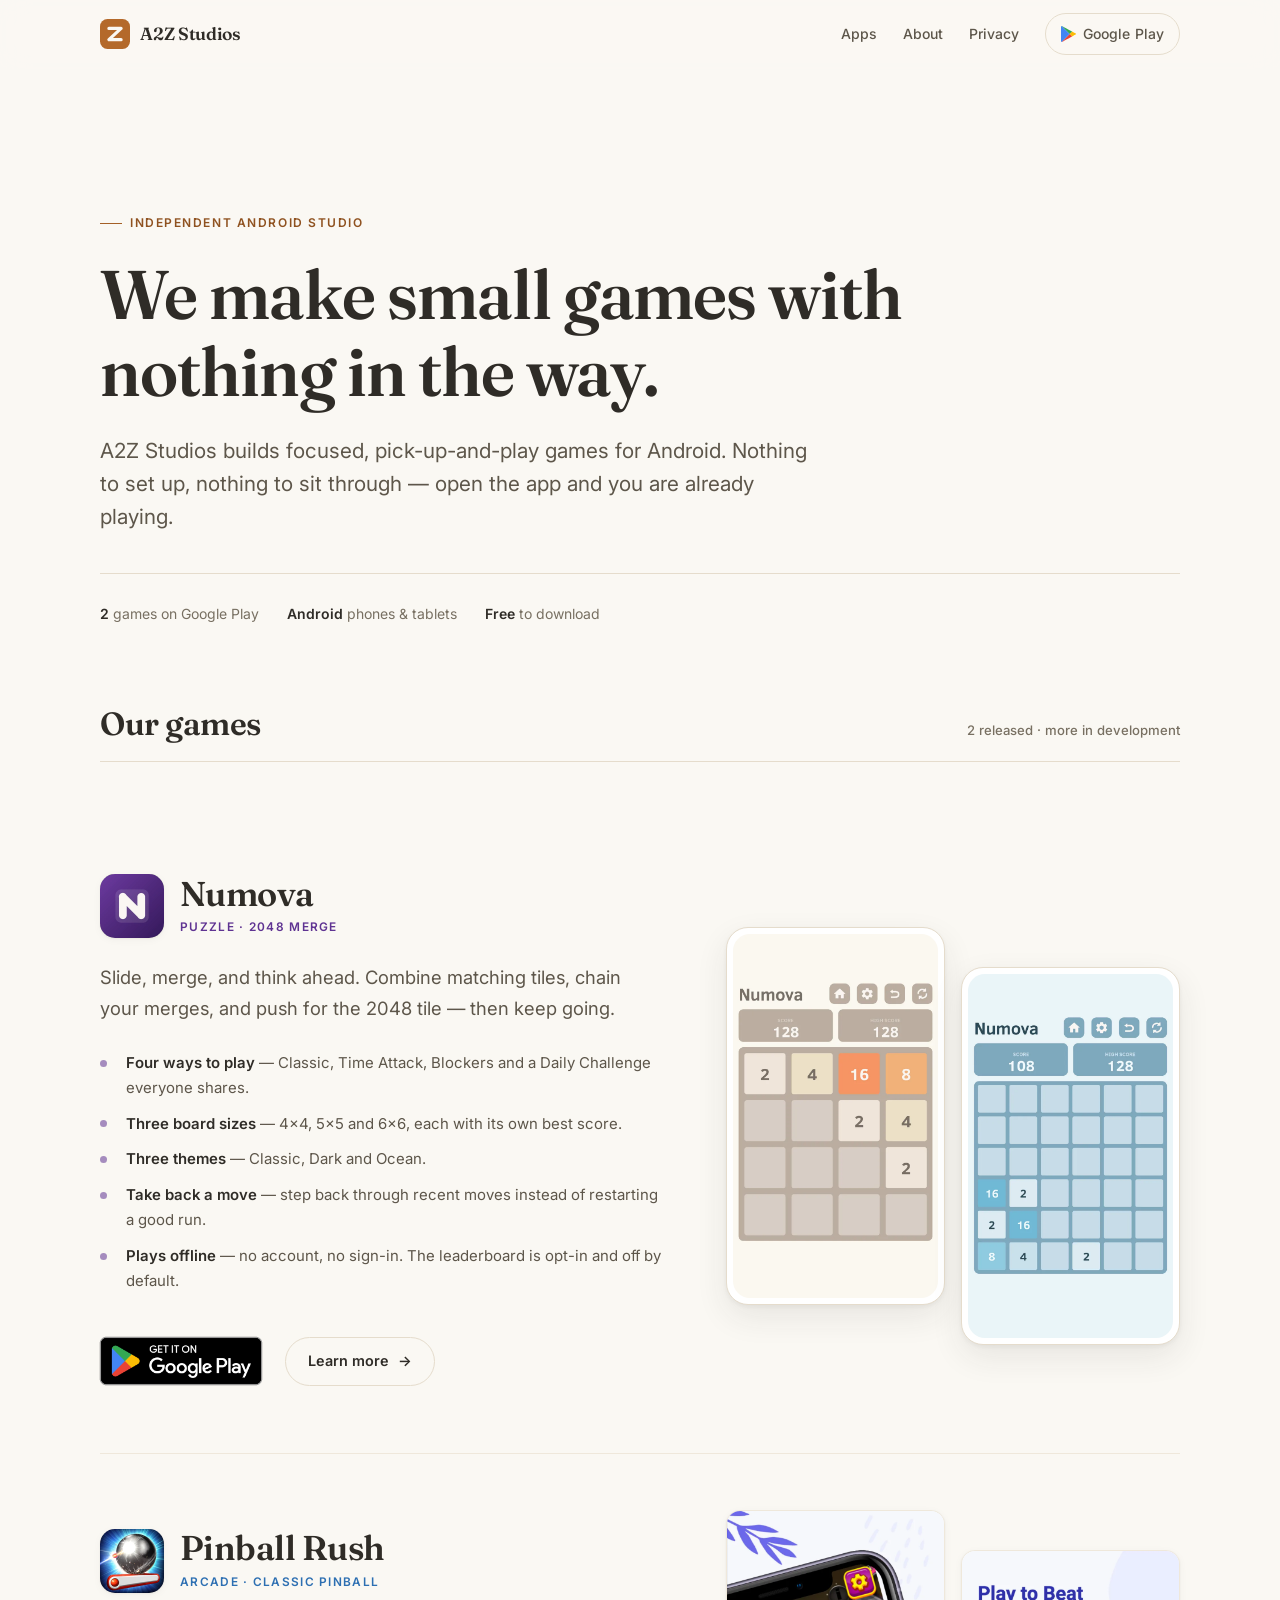
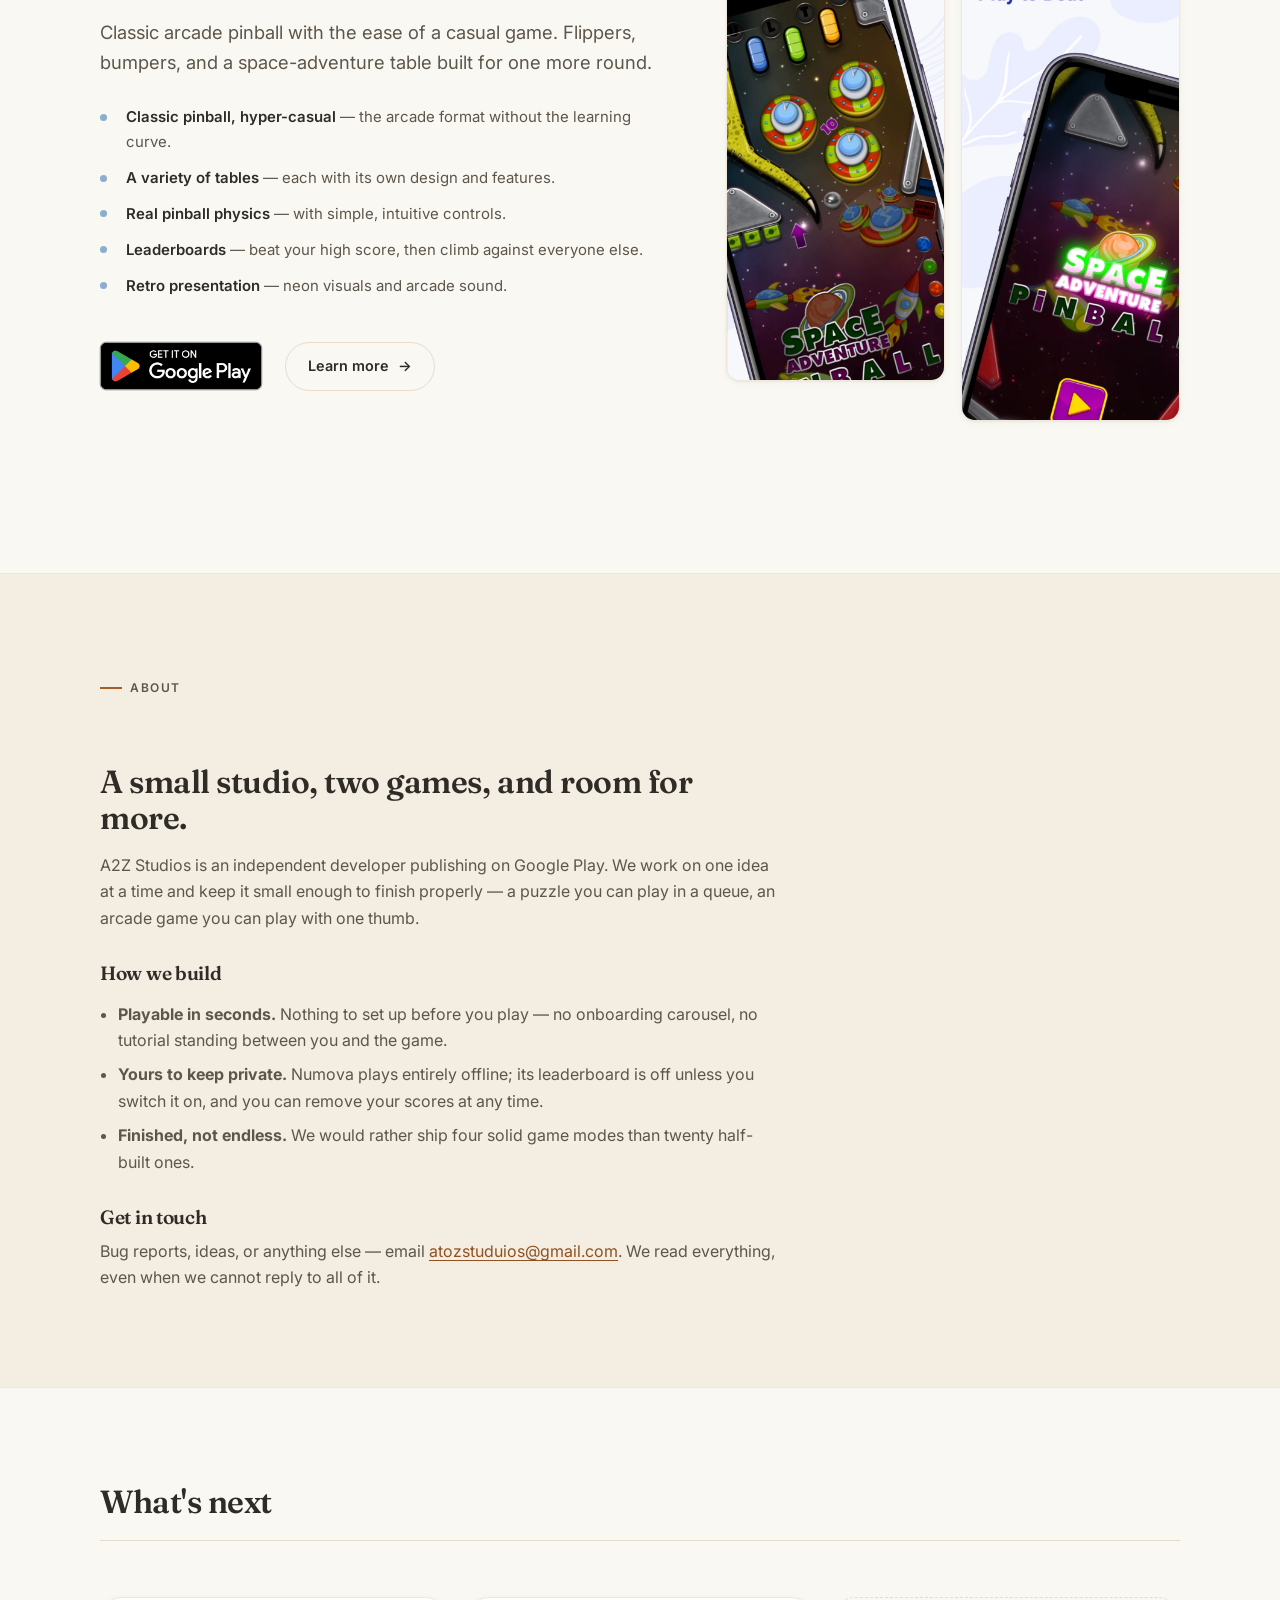
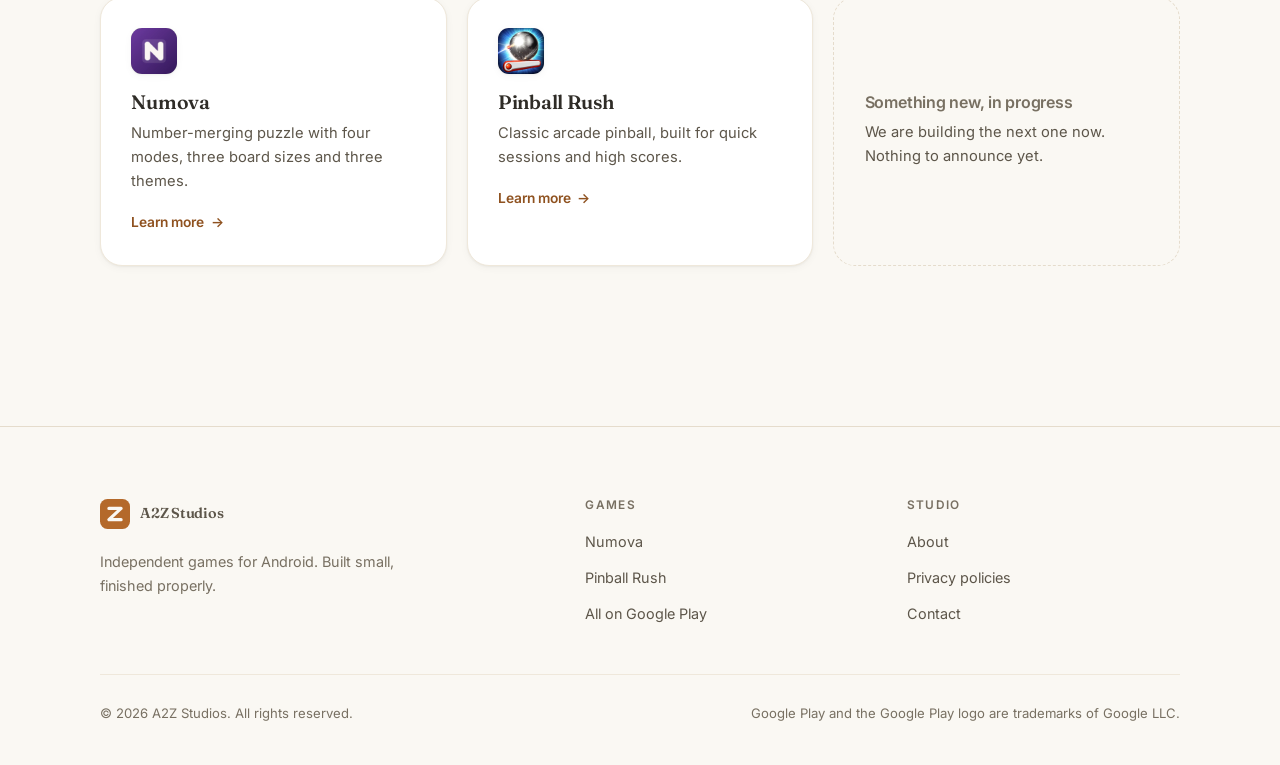
<file: index.html>
<!DOCTYPE html>
<html lang="en">
<head>
<meta charset="utf-8">
<meta name="viewport" content="width=device-width, initial-scale=1">
<title>A2Z Studios — Android games, made small and careful</title>
<meta name="description" content="A2Z Studios is an independent studio building focused Android games. Numova, a number-merging puzzle, and Pinball Rush, a classic arcade pinball game. Both free on Google Play.">
<link rel="canonical" href="https://atozstudios.github.io/">

<script async src="https://pagead2.googlesyndication.com/pagead/js/adsbygoogle.js?client=ca-pub-4368744924589692"
     crossorigin="anonymous"></script>

<meta property="og:type" content="website">
<meta property="og:site_name" content="A2Z Studios">
<meta property="og:title" content="A2Z Studios — Android games, made small and careful">
<meta property="og:description" content="An independent studio building focused Android games. Numova and Pinball Rush, free on Google Play.">
<meta property="og:url" content="https://atozstudios.github.io/">
<meta property="og:image" content="https://atozstudios.github.io/assets/img/og-default.png">
<meta name="twitter:card" content="summary_large_image">

<link rel="icon" href="assets/favicon.svg" type="image/svg+xml">
<link rel="apple-touch-icon" href="assets/img/studio-mark-180.png">
<meta name="theme-color" content="#faf8f3">

<link rel="preconnect" href="https://fonts.googleapis.com">
<link rel="preconnect" href="https://fonts.gstatic.com" crossorigin>
<link href="https://fonts.googleapis.com/css2?family=Fraunces:opsz,wght@9..144,500;9..144,600&family=Inter:wght@400;500;600&display=swap" rel="stylesheet">
<link rel="stylesheet" href="assets/css/styles.css">

<script type="application/ld+json">
{
  "@context": "https://schema.org",
  "@type": "Organization",
  "name": "A2Z Studios",
  "url": "https://atozstudios.github.io/",
  "email": "atozstuduios@gmail.com",
  "sameAs": ["https://play.google.com/store/apps/developer?id=A2Z+Studios"]
}
</script>
</head>
<body>
<a class="skip" href="#main">Skip to content</a>

<header class="hdr" id="hdr">
  <div class="hdr__in">
    <a class="brand" href="./">
      <svg class="brand__mark" viewBox="0 0 32 32" aria-hidden="true">
        <rect width="32" height="32" rx="8" fill="#b4692a"/>
        <path d="M9.5 10h13L9.5 22h13" fill="none" stroke="#faf8f3" stroke-width="3.4"
              stroke-linecap="round" stroke-linejoin="round"/>
      </svg>
      A2Z Studios
    </a>
    <nav class="nav" aria-label="Main">
      <a href="#apps">Apps</a>
      <a href="#about">About</a>
      <a href="privacy.html">Privacy</a>
      <a class="btn btn--ghost btn--sm" href="https://play.google.com/store/apps/developer?id=A2Z+Studios"
         target="_blank" rel="noopener"><img class="nav__play" src="assets/img/google-play-icon.svg" alt="" width="16" height="17" aria-hidden="true"><span>Google Play</span></a>
    </nav>
  </div>
</header>

<main id="main">

  <!-- ============================================================ hero -->
  <section class="hero">
    <div class="wrap">
      <p class="eyebrow">Independent Android studio</p>
      <h1>We make small games with nothing in the way.</h1>
      <p class="hero__lede">
        A2Z Studios builds focused, pick-up-and-play games for Android. Nothing to set up,
        nothing to sit through — open the app and you are already playing.
      </p>
      <div class="hero__meta">
        <span><strong>2</strong> games on Google Play</span>
        <span><strong>Android</strong> phones &amp; tablets</span>
        <span><strong>Free</strong> to download</span>
      </div>
    </div>
  </section>

  <!-- ============================================================ apps -->
  <section class="apps" id="apps">
    <div class="wrap">

      <div class="sec-head">
        <h2>Our games</h2>
        <p class="sec-head__count">2 released &middot; more in development</p>
      </div>

      <!-- ============================================================== -->
      <!-- APP BLOCK — to add a new app, copy this whole <article> and     -->
      <!-- edit the icon, title, category, hook, features and links.       -->
      <!-- Set data-accent to "numova", "pinball", or add a new pair of    -->
      <!-- custom properties in styles.css.                                -->
      <!-- ============================================================== -->
      <article class="app" data-accent="numova">
        <div class="app__body">
          <div class="app__head">
            <img class="app__icon" src="assets/img/numova-icon-256.webp" alt="Numova app icon"
                 width="64" height="64" loading="lazy">
            <div>
              <h3 class="app__title">Numova</h3>
              <p class="app__cat">Puzzle &middot; 2048 Merge</p>
            </div>
          </div>

          <p class="app__hook">
            Slide, merge, and think ahead. Combine matching tiles, chain your merges,
            and push for the 2048 tile — then keep going.
          </p>

          <ul class="feats">
            <li><strong>Four ways to play</strong> — Classic, Time Attack, Blockers and a Daily Challenge everyone shares.</li>
            <li><strong>Three board sizes</strong> — 4&times;4, 5&times;5 and 6&times;6, each with its own best score.</li>
            <li><strong>Three themes</strong> — Classic, Dark and Ocean.</li>
            <li><strong>Take back a move</strong> — step back through recent moves instead of restarting a good run.</li>
            <li><strong>Plays offline</strong> — no account, no sign-in. The leaderboard is opt-in and off by default.</li>
          </ul>

          <div class="app__cta">
            <a class="play" href="https://play.google.com/store/apps/details?id=com.atozstuduios.numova" target="_blank" rel="noopener">
              <img src="assets/img/google-play-badge.png"
                   alt="Get it on Google Play" width="186" height="72">
            </a>
            <a class="btn btn--ghost" href="numova.html">
              Learn more <span class="btn__arrow" aria-hidden="true">&rarr;</span>
            </a>
          </div>
        </div>

        <div class="app__art">
          <div class="art-pair">
            <div class="phone">
              <img src="assets/img/numova-13.webp" alt="Numova in its Classic theme, a 4 by 4 board with merged tiles and a score of 128."
                   width="720" height="1280" loading="lazy">
            </div>
            <div class="phone">
              <img src="assets/img/numova-10.webp" alt="Numova in its Ocean theme, a 6 by 6 board part-way through a run."
                   width="720" height="1280" loading="lazy">
            </div>
          </div>
        </div>
      </article>

      <!-- APP BLOCK -->
      <article class="app" data-accent="pinball">
        <div class="app__body">
          <div class="app__head">
            <img class="app__icon" src="assets/img/pinball-rush-icon-256.webp" alt="Pinball Rush app icon"
                 width="64" height="64" loading="lazy">
            <div>
              <h3 class="app__title">Pinball Rush</h3>
              <p class="app__cat">Arcade &middot; Classic Pinball</p>
            </div>
          </div>

          <p class="app__hook">
            Classic arcade pinball with the ease of a casual game. Flippers, bumpers,
            and a space-adventure table built for one more round.
          </p>

          <ul class="feats">
            <li><strong>Classic pinball, hyper-casual</strong> — the arcade format without the learning curve.</li>
            <li><strong>A variety of tables</strong> — each with its own design and features.</li>
            <li><strong>Real pinball physics</strong> — with simple, intuitive controls.</li>
            <li><strong>Leaderboards</strong> — beat your high score, then climb against everyone else.</li>
            <li><strong>Retro presentation</strong> — neon visuals and arcade sound.</li>
          </ul>

          <div class="app__cta">
            <a class="play" href="https://play.google.com/store/apps/details?id=com.atozstuduios.bouncy" target="_blank" rel="noopener">
              <img src="assets/img/google-play-badge.png"
                   alt="Get it on Google Play" width="186" height="72">
            </a>
            <a class="btn btn--ghost" href="pinball-rush.html">
              Learn more <span class="btn__arrow" aria-hidden="true">&rarr;</span>
            </a>
          </div>
        </div>

        <div class="app__art">
          <div class="art-pair">
            <div class="flat">
              <img src="assets/img/pinball-rush-2.webp" alt="A Pinball Rush table in play, with lit bumpers and the Space Adventure Pinball logo."
                   width="720" height="1556" loading="lazy">
            </div>
            <div class="flat">
              <img src="assets/img/pinball-rush-4.webp" alt="The Pinball Rush title screen with a play button."
                   width="720" height="1556" loading="lazy">
            </div>
          </div>
        </div>
      </article>

    </div>
  </section>

  <!-- =========================================================== about -->
  <section class="band band--pad" id="about">
    <div class="wrap">
      <div class="prose">
        <p class="eyebrow">About</p>
        <h2>A small studio, two games, and room for more.</h2>
        <p>
          A2Z Studios is an independent developer publishing on Google Play. We work on one
          idea at a time and keep it small enough to finish properly — a puzzle you can play
          in a queue, an arcade game you can play with one thumb.
        </p>

        <h3>How we build</h3>
        <ul>
          <li><strong>Playable in seconds.</strong> Nothing to set up before you play — no
              onboarding carousel, no tutorial standing between you and the game.</li>
          <li><strong>Yours to keep private.</strong> Numova plays entirely offline; its leaderboard
              is off unless you switch it on, and you can remove your scores at any time.</li>
          <li><strong>Finished, not endless.</strong> We would rather ship four solid game modes
              than twenty half-built ones.</li>
        </ul>

        <h3>Get in touch</h3>
        <p>
          Bug reports, ideas, or anything else — email
          <a href="mailto:atozstuduios@gmail.com">atozstuduios@gmail.com</a>.
          We read everything, even when we cannot reply to all of it.
        </p>
      </div>
    </div>
  </section>

  <!-- ==================================================== what's coming -->
  <section class="band--pad">
    <div class="wrap">
      <div class="sec-head">
        <h2>What's next</h2>
      </div>
      <div class="cards">
        <a class="card" href="numova.html">
          <img class="card__icon" src="assets/img/numova-icon-256.webp" alt="" width="46" height="46" loading="lazy">
          <h3>Numova</h3>
          <p>Number-merging puzzle with four modes, three board sizes and three themes.</p>
          <span class="card__more">Learn more <span aria-hidden="true">&rarr;</span></span>
        </a>
        <a class="card" href="pinball-rush.html">
          <img class="card__icon" src="assets/img/pinball-rush-icon-256.webp" alt="" width="46" height="46" loading="lazy">
          <h3>Pinball Rush</h3>
          <p>Classic arcade pinball, built for quick sessions and high scores.</p>
          <span class="card__more">Learn more <span aria-hidden="true">&rarr;</span></span>
        </a>
        <div class="card card--soon">
          <h3>Something new, in progress</h3>
          <p>We are building the next one now. Nothing to announce yet.</p>
        </div>
      </div>
    </div>
  </section>

</main>

<footer class="ftr">
  <div class="wrap">
    <div class="ftr__grid">
      <div class="ftr__brand">
        <a class="brand" href="./">
          <svg class="brand__mark" viewBox="0 0 32 32" aria-hidden="true">
            <rect width="32" height="32" rx="8" fill="#b4692a"/>
            <path d="M9.5 10h13L9.5 22h13" fill="none" stroke="#faf8f3" stroke-width="3.4"
                  stroke-linecap="round" stroke-linejoin="round"/>
          </svg>
          A2Z Studios
        </a>
        <p>Independent games for Android. Built small, finished properly.</p>
      </div>

      <div>
        <h2>Games</h2>
        <ul>
          <li><a href="numova.html">Numova</a></li>
          <li><a href="pinball-rush.html">Pinball Rush</a></li>
          <li><a href="https://play.google.com/store/apps/developer?id=A2Z+Studios" target="_blank" rel="noopener">All on Google Play</a></li>
        </ul>
      </div>

      <div>
        <h2>Studio</h2>
        <ul>
          <li><a href="#about">About</a></li>
          <li><a href="privacy.html">Privacy policies</a></li>
          <li><a href="mailto:atozstuduios@gmail.com">Contact</a></li>
        </ul>
      </div>
    </div>

    <div class="ftr__base">
      <span>&copy; <span id="yr">2026</span> A2Z Studios. All rights reserved.</span>
      <span>Google Play and the Google Play logo are trademarks of Google LLC.</span>
    </div>
  </div>
</footer>

<script>
  // Sticky-header hairline appears only once the page has scrolled.
  (function () {
    var hdr = document.getElementById('hdr');
    var onScroll = function () {
      hdr.dataset.stuck = window.scrollY > 8 ? 'true' : 'false';
    };
    onScroll();
    window.addEventListener('scroll', onScroll, { passive: true });
    document.getElementById('yr').textContent = new Date().getFullYear();
  })();
</script>
</body>
</html>
</file>
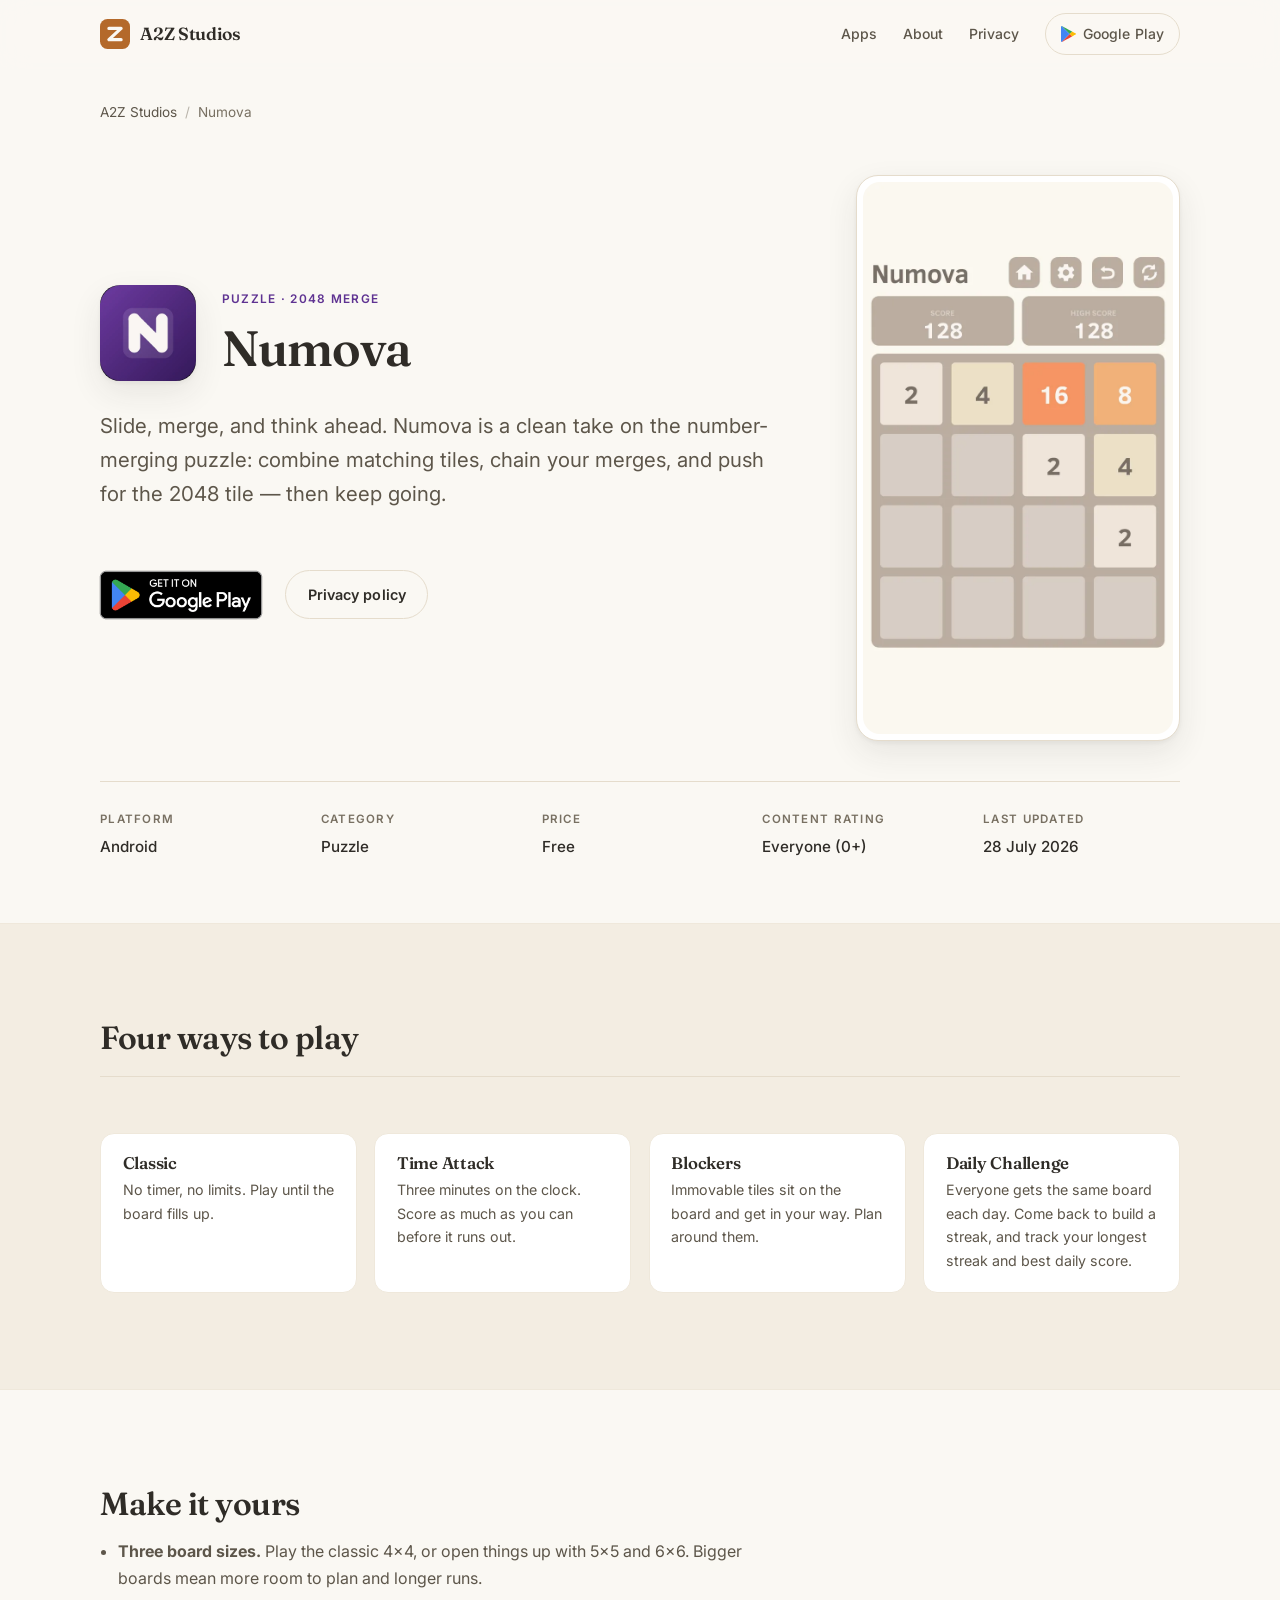
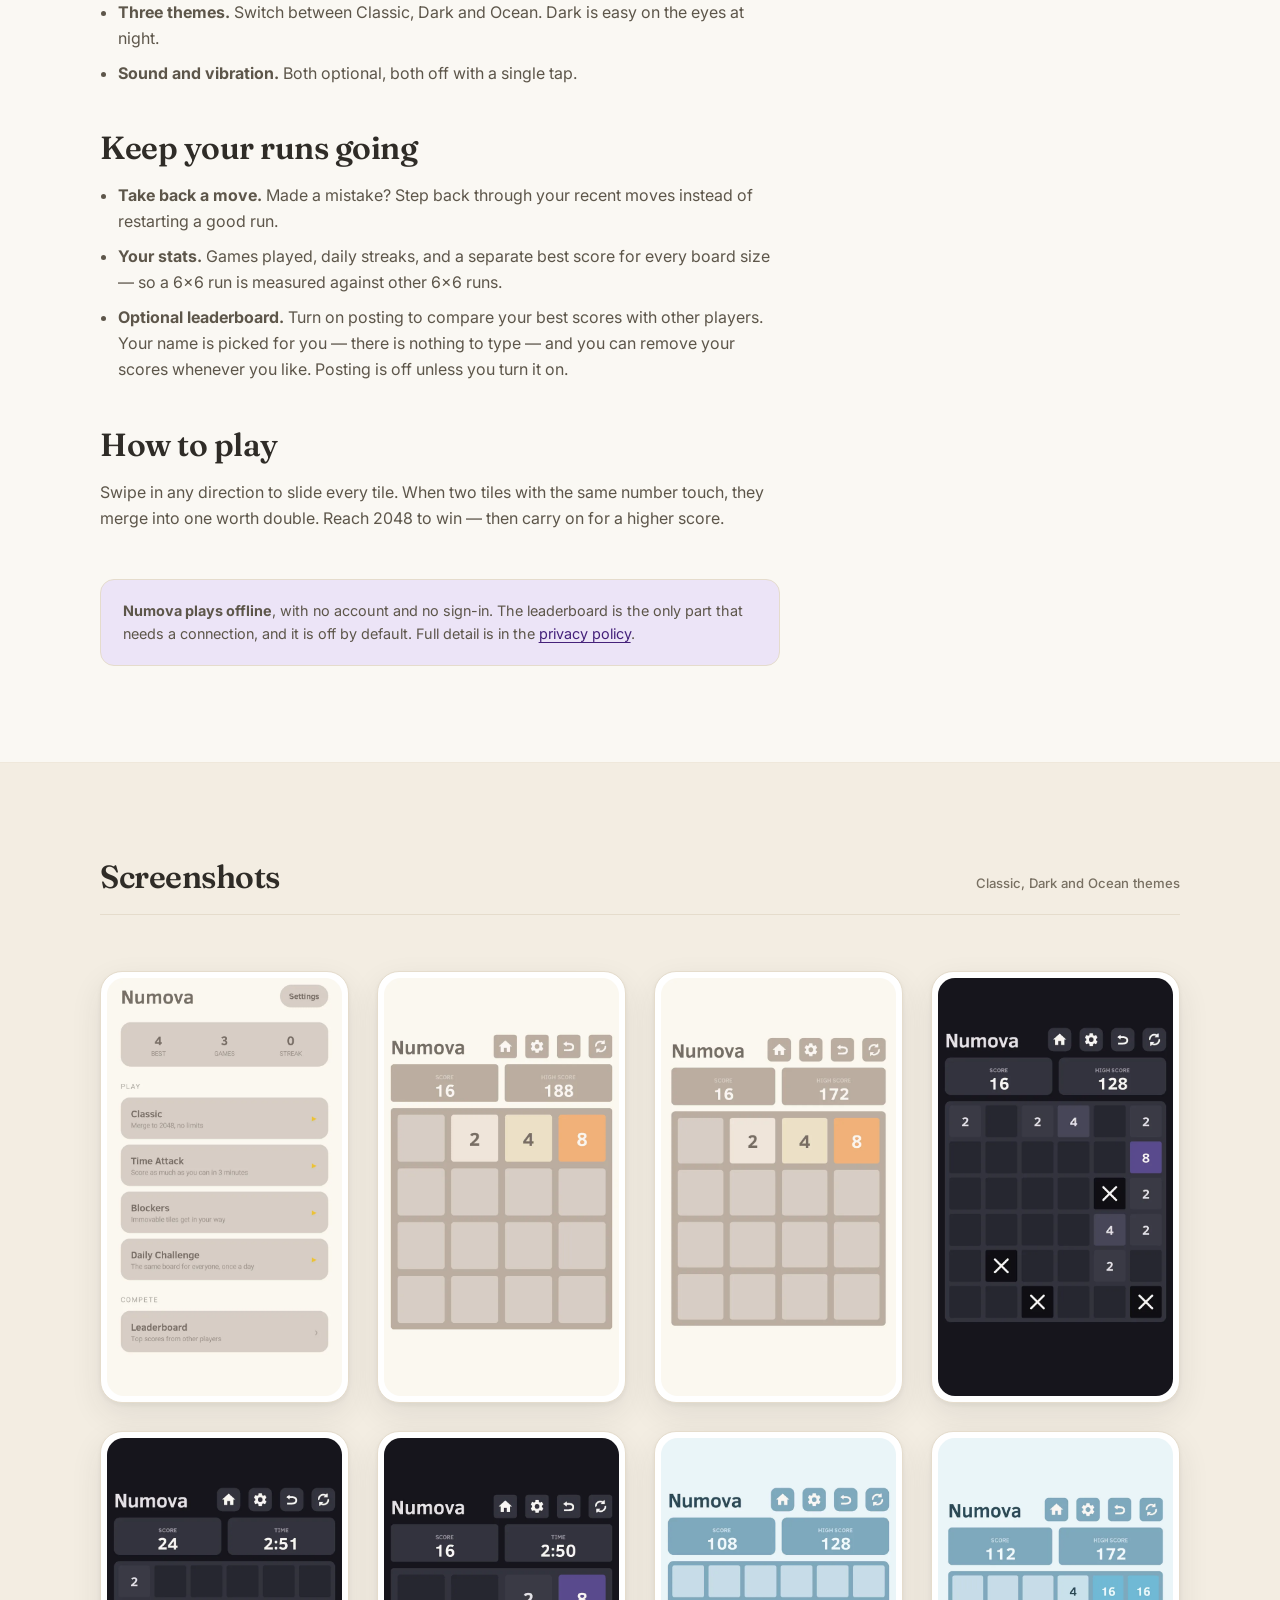
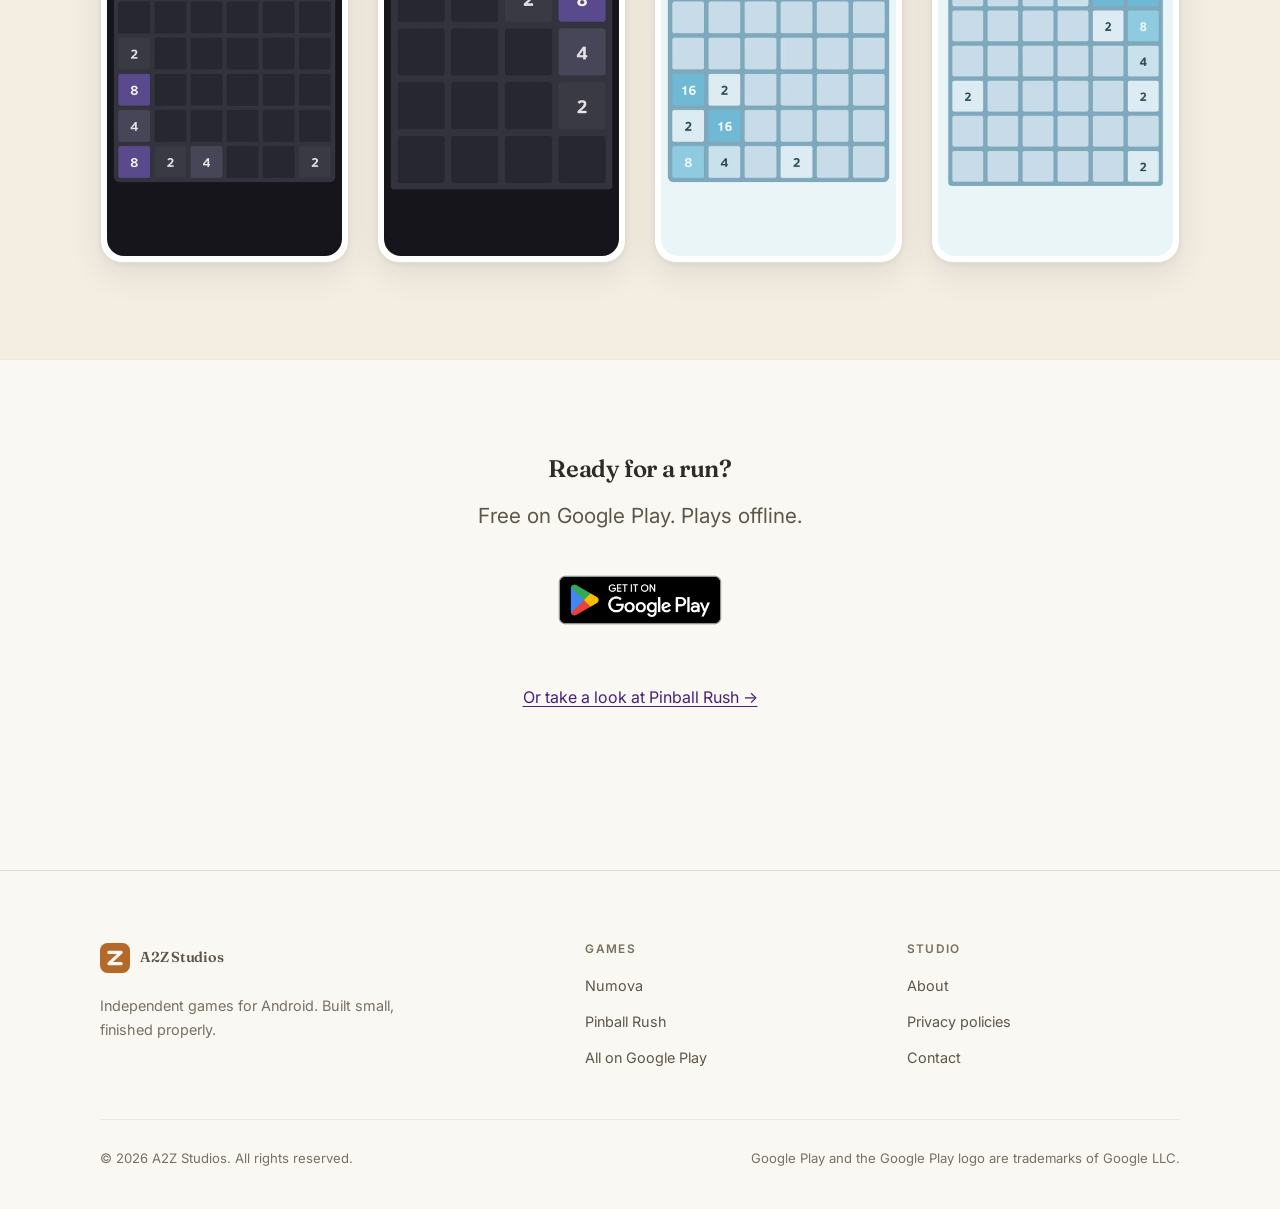
<file: numova.html>
<!DOCTYPE html>
<html lang="en">
<head>
<meta charset="utf-8">
<meta name="viewport" content="width=device-width, initial-scale=1">
<title>Numova — 2048 merge puzzle for Android | A2Z Studios</title>
<meta name="description" content="Numova is a clean take on the number-merging puzzle: four game modes, three board sizes, three themes, undo, and an opt-in leaderboard. Plays offline with no account. Free on Google Play.">
<link rel="canonical" href="https://atozstudios.github.io/numova.html">

<meta property="og:type" content="website">
<meta property="og:site_name" content="A2Z Studios">
<meta property="og:title" content="Numova — 2048 merge puzzle for Android">
<meta property="og:description" content="Slide, merge, and think ahead. Four modes, three board sizes, three themes. Plays offline, no account.">
<meta property="og:url" content="https://atozstudios.github.io/numova.html">
<meta property="og:image" content="https://atozstudios.github.io/assets/img/numova-icon-180.png">
<meta name="twitter:card" content="summary">

<link rel="icon" href="assets/favicon.svg" type="image/svg+xml">
<link rel="apple-touch-icon" href="assets/img/numova-icon-180.png">
<meta name="theme-color" content="#faf8f3">

<link rel="preconnect" href="https://fonts.googleapis.com">
<link rel="preconnect" href="https://fonts.gstatic.com" crossorigin>
<link href="https://fonts.googleapis.com/css2?family=Fraunces:opsz,wght@9..144,500;9..144,600&family=Inter:wght@400;500;600&display=swap" rel="stylesheet">
<link rel="stylesheet" href="assets/css/styles.css">

<script type="application/ld+json">
{
  "@context": "https://schema.org",
  "@type": "MobileApplication",
  "name": "Numova: 2048 Merge Puzzle",
  "applicationCategory": "GameApplication",
  "operatingSystem": "Android",
  "url": "https://play.google.com/store/apps/details?id=com.atozstuduios.numova",
  "author": { "@type": "Organization", "name": "A2Z Studios" },
  "offers": { "@type": "Offer", "price": "0", "priceCurrency": "USD" }
}
</script>
</head>
<body>
<a class="skip" href="#main">Skip to content</a>

<header class="hdr" id="hdr">
  <div class="hdr__in">
    <a class="brand" href="./">
      <svg class="brand__mark" viewBox="0 0 32 32" aria-hidden="true">
        <rect width="32" height="32" rx="8" fill="#b4692a"/>
        <path d="M9.5 10h13L9.5 22h13" fill="none" stroke="#faf8f3" stroke-width="3.4"
              stroke-linecap="round" stroke-linejoin="round"/>
      </svg>
      A2Z Studios
    </a>
    <nav class="nav" aria-label="Main">
      <a href="index.html#apps">Apps</a>
      <a href="index.html#about">About</a>
      <a href="privacy.html">Privacy</a>
      <a class="btn btn--ghost btn--sm" href="https://play.google.com/store/apps/details?id=com.atozstuduios.numova"
         target="_blank" rel="noopener"><img class="nav__play" src="assets/img/google-play-icon.svg" alt="" width="16" height="17" aria-hidden="true"><span>Google Play</span></a>
    </nav>
  </div>
</header>

<main id="main" data-accent="numova">

  <div class="wrap">
    <nav class="crumbs" aria-label="Breadcrumb">
      <a href="./">A2Z Studios</a><span aria-hidden="true">/</span>Numova
    </nav>
  </div>

  <!-- ======================================================== app hero -->
  <section class="apphero">
    <div class="wrap">
      <div class="apphero__grid">
        <div>
          <div class="apphero__top">
            <img class="apphero__icon" src="assets/img/numova-icon-256.webp" alt="Numova app icon"
                 width="96" height="96">
            <div>
              <p class="app__cat">Puzzle &middot; 2048 Merge</p>
              <h1>Numova</h1>
            </div>
          </div>

          <p class="apphero__lede">
            Slide, merge, and think ahead. Numova is a clean take on the number-merging puzzle:
            combine matching tiles, chain your merges, and push for the 2048 tile — then keep going.
          </p>

          <div class="app__cta mt-lg">
            <a class="play" href="https://play.google.com/store/apps/details?id=com.atozstuduios.numova" target="_blank" rel="noopener">
              <img src="assets/img/google-play-badge.png"
                   alt="Get it on Google Play" width="186" height="72">
            </a>
            <a class="btn btn--ghost" href="privacy-numova.html"
               target="_blank" rel="noopener">Privacy policy</a>
          </div>
        </div>

        <div class="apphero__lead">
          <div class="phone">
            <img src="assets/img/numova-13.webp" alt="Numova in its Classic theme, a 4 by 4 board with 16 and 8 tiles highlighted in amber."
                 width="720" height="1280">
          </div>
        </div>
      </div>

      <dl class="specs">
        <div><dt>Platform</dt><dd>Android</dd></div>
        <div><dt>Category</dt><dd>Puzzle</dd></div>
        <div><dt>Price</dt><dd>Free</dd></div>
        <div><dt>Content rating</dt><dd>Everyone (0+)</dd></div>
        <div><dt>Last updated</dt><dd>28 July 2026</dd></div>
      </dl>
    </div>
  </section>

  <!-- =========================================================== modes -->
  <section class="band band--pad">
    <div class="wrap">
      <div class="sec-head">
        <h2>Four ways to play</h2>
      </div>
      <ul class="modes">
        <li>
          <h3>Classic</h3>
          <p>No timer, no limits. Play until the board fills up.</p>
        </li>
        <li>
          <h3>Time Attack</h3>
          <p>Three minutes on the clock. Score as much as you can before it runs out.</p>
        </li>
        <li>
          <h3>Blockers</h3>
          <p>Immovable tiles sit on the board and get in your way. Plan around them.</p>
        </li>
        <li>
          <h3>Daily Challenge</h3>
          <p>Everyone gets the same board each day. Come back to build a streak, and track your
             longest streak and best daily score.</p>
        </li>
      </ul>
    </div>
  </section>

  <!-- ========================================================= details -->
  <section class="band--pad">
    <div class="wrap">
      <div class="prose">
        <h2>Make it yours</h2>
        <ul>
          <li><strong>Three board sizes.</strong> Play the classic 4&times;4, or open things up with
              5&times;5 and 6&times;6. Bigger boards mean more room to plan and longer runs.</li>
          <li><strong>Three themes.</strong> Switch between Classic, Dark and Ocean. Dark is easy
              on the eyes at night.</li>
          <li><strong>Sound and vibration.</strong> Both optional, both off with a single tap.</li>
        </ul>

        <h2>Keep your runs going</h2>
        <ul>
          <li><strong>Take back a move.</strong> Made a mistake? Step back through your recent
              moves instead of restarting a good run.</li>
          <li><strong>Your stats.</strong> Games played, daily streaks, and a separate best score
              for every board size — so a 6&times;6 run is measured against other 6&times;6 runs.</li>
          <li><strong>Optional leaderboard.</strong> Turn on posting to compare your best scores
              with other players. Your name is picked for you — there is nothing to type — and you
              can remove your scores whenever you like. Posting is off unless you turn it on.</li>
        </ul>

        <h2>How to play</h2>
        <p>
          Swipe in any direction to slide every tile. When two tiles with the same number touch,
          they merge into one worth double. Reach 2048 to win — then carry on for a higher score.
        </p>

        <div class="notice mt-lg">
          <strong>Numova plays offline</strong>, with no account and no sign-in. The leaderboard is
          the only part that needs a connection, and it is off by default.
          Full detail is in the <a href="privacy-numova.html"
          target="_blank" rel="noopener">privacy policy</a>.
        </div>
      </div>
    </div>
  </section>

  <!-- ========================================================= gallery -->
  <section class="band band--pad">
    <div class="wrap">
      <div class="sec-head">
        <h2>Screenshots</h2>
        <p class="sec-head__count">Classic, Dark and Ocean themes</p>
      </div>
      <ul class="gallery">
        <li><div class="phone"><img src="assets/img/numova-4.webp" alt="Numova's mode menu listing Classic, Time Attack, Blockers, Daily Challenge and Leaderboard." width="720" height="1280" loading="lazy"></div></li>
        <li><div class="phone"><img src="assets/img/numova-2.webp" alt="Classic theme, early in a 4 by 4 run with a high score of 188." width="720" height="1280" loading="lazy"></div></li>
        <li><div class="phone"><img src="assets/img/numova-5.webp" alt="Classic theme, a 4 by 4 board with a high score of 172." width="720" height="1280" loading="lazy"></div></li>
        <li><div class="phone"><img src="assets/img/numova-6.webp" alt="Blockers mode on a 6 by 6 board in the Dark theme, with immovable X tiles." width="720" height="1280" loading="lazy"></div></li>
        <li><div class="phone"><img src="assets/img/numova-7.webp" alt="Time Attack on a 6 by 6 board in the Dark theme with 2 minutes 51 remaining." width="720" height="1280" loading="lazy"></div></li>
        <li><div class="phone"><img src="assets/img/numova-3.webp" alt="Time Attack on a 4 by 4 board in the Dark theme." width="720" height="1280" loading="lazy"></div></li>
        <li><div class="phone"><img src="assets/img/numova-10.webp" alt="Ocean theme, a 6 by 6 board part-way through a run." width="720" height="1280" loading="lazy"></div></li>
        <li><div class="phone"><img src="assets/img/numova-12.webp" alt="Ocean theme, a 6 by 6 board with a score of 112." width="720" height="1280" loading="lazy"></div></li>
      </ul>
    </div>
  </section>

  <!-- ============================================================= cta -->
  <section class="band--pad">
    <div class="wrap center">
      <h2>Ready for a run?</h2>
      <p class="hero__lede" style="margin: 1rem auto 2rem;">Free on Google Play. Plays offline.</p>
      <a class="play" href="https://play.google.com/store/apps/details?id=com.atozstuduios.numova" target="_blank" rel="noopener">
        <img src="assets/img/google-play-badge.png"
             alt="Get it on Google Play" width="186" height="72">
      </a>
      <p style="margin-top:2.5rem"><a href="pinball-rush.html">Or take a look at Pinball Rush &rarr;</a></p>
    </div>
  </section>

</main>

<footer class="ftr">
  <div class="wrap">
    <div class="ftr__grid">
      <div class="ftr__brand">
        <a class="brand" href="./">
          <svg class="brand__mark" viewBox="0 0 32 32" aria-hidden="true">
            <rect width="32" height="32" rx="8" fill="#b4692a"/>
            <path d="M9.5 10h13L9.5 22h13" fill="none" stroke="#faf8f3" stroke-width="3.4"
                  stroke-linecap="round" stroke-linejoin="round"/>
          </svg>
          A2Z Studios
        </a>
        <p>Independent games for Android. Built small, finished properly.</p>
      </div>
      <div>
        <h2>Games</h2>
        <ul>
          <li><a href="numova.html">Numova</a></li>
          <li><a href="pinball-rush.html">Pinball Rush</a></li>
          <li><a href="https://play.google.com/store/apps/developer?id=A2Z+Studios" target="_blank" rel="noopener">All on Google Play</a></li>
        </ul>
      </div>
      <div>
        <h2>Studio</h2>
        <ul>
          <li><a href="index.html#about">About</a></li>
          <li><a href="privacy.html">Privacy policies</a></li>
          <li><a href="mailto:atozstuduios@gmail.com">Contact</a></li>
        </ul>
      </div>
    </div>
    <div class="ftr__base">
      <span>&copy; <span id="yr">2026</span> A2Z Studios. All rights reserved.</span>
      <span>Google Play and the Google Play logo are trademarks of Google LLC.</span>
    </div>
  </div>
</footer>

<script>
  (function () {
    var hdr = document.getElementById('hdr');
    var onScroll = function () { hdr.dataset.stuck = window.scrollY > 8 ? 'true' : 'false'; };
    onScroll();
    window.addEventListener('scroll', onScroll, { passive: true });
    document.getElementById('yr').textContent = new Date().getFullYear();
  })();
</script>
</body>
</html>
</file>
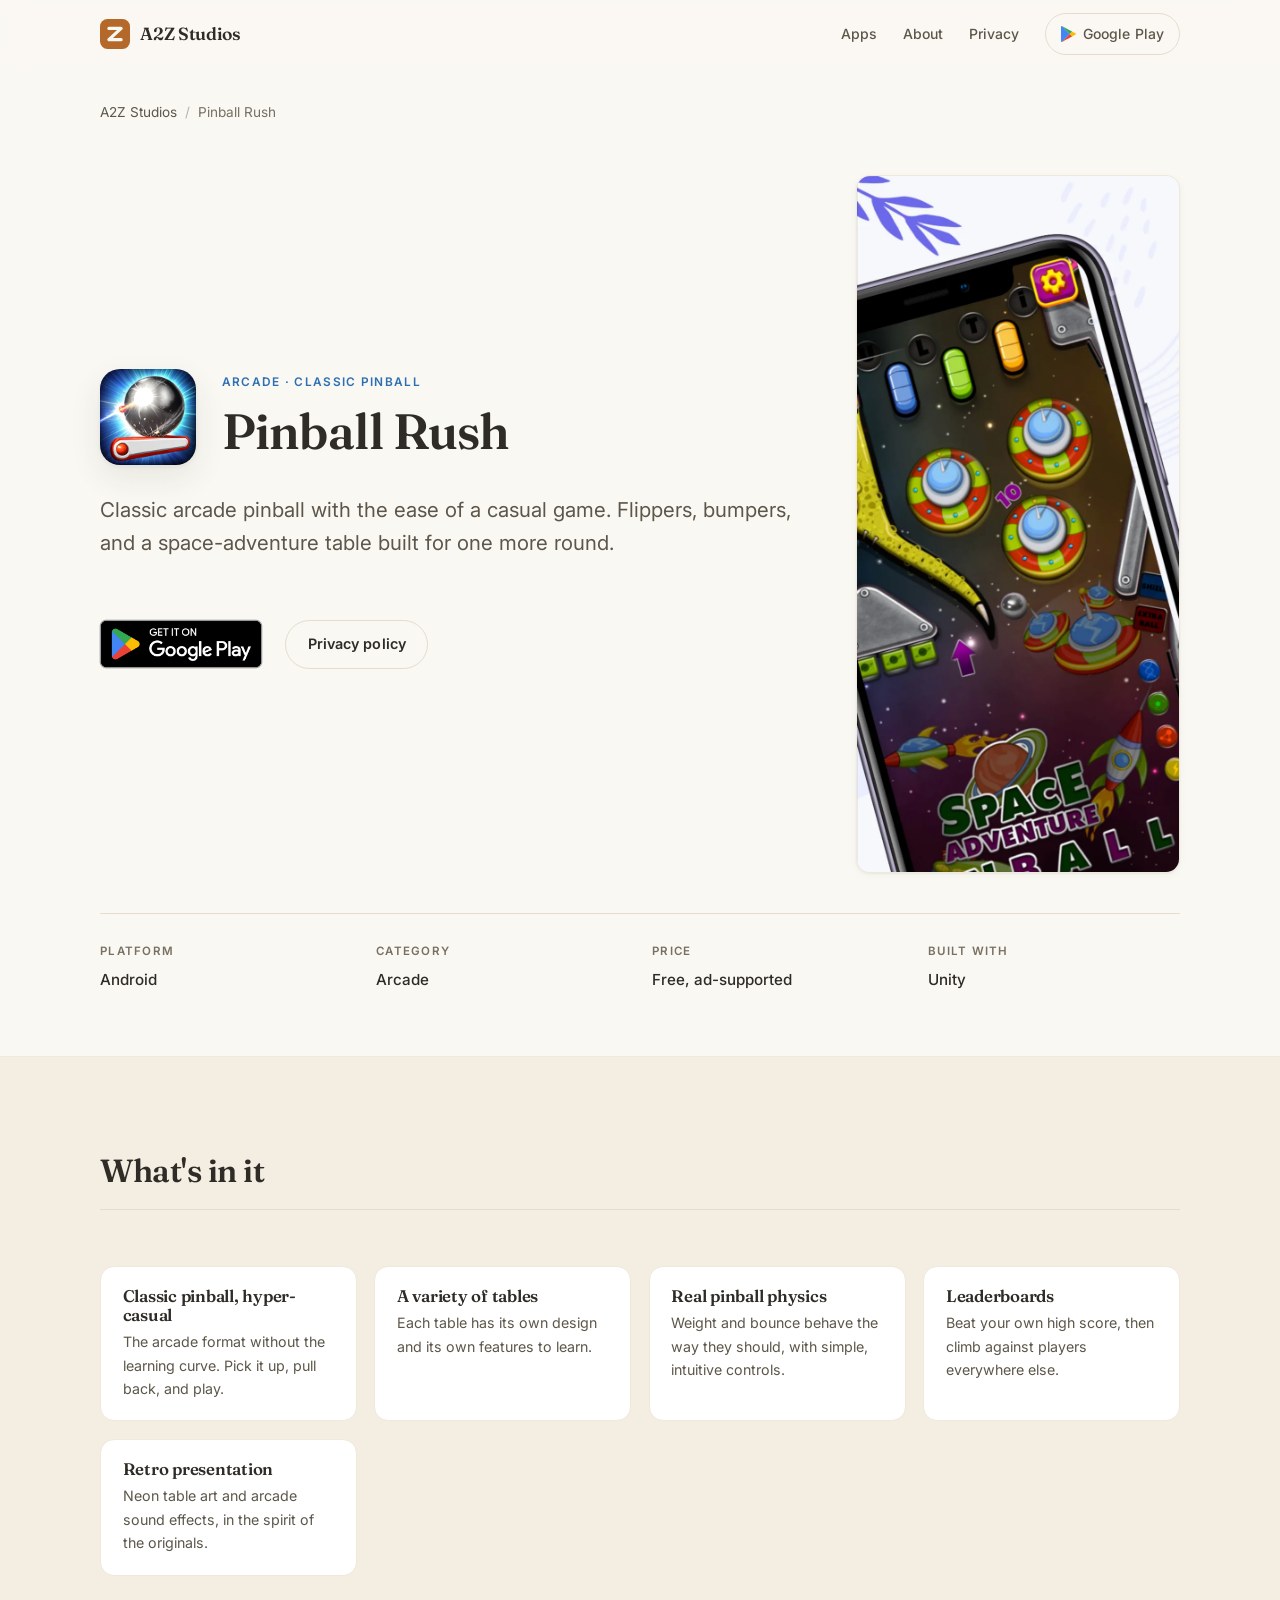
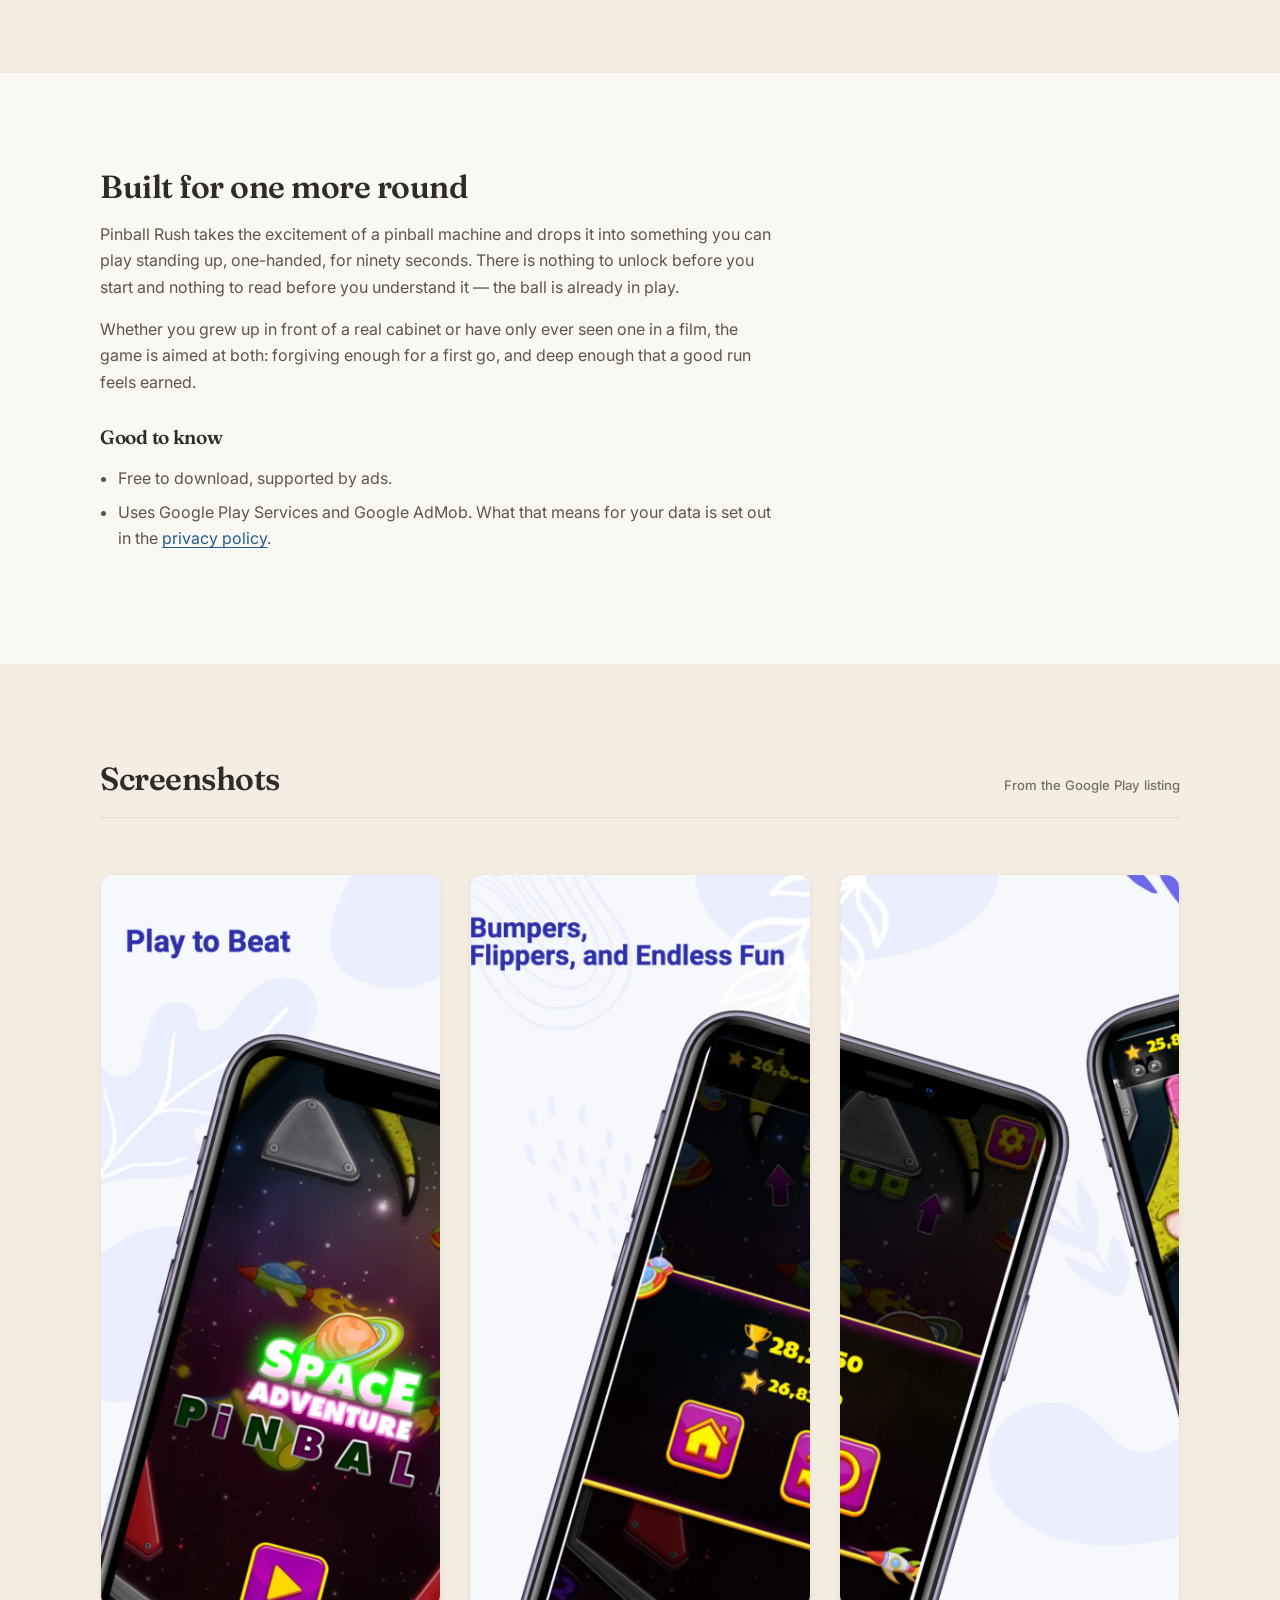
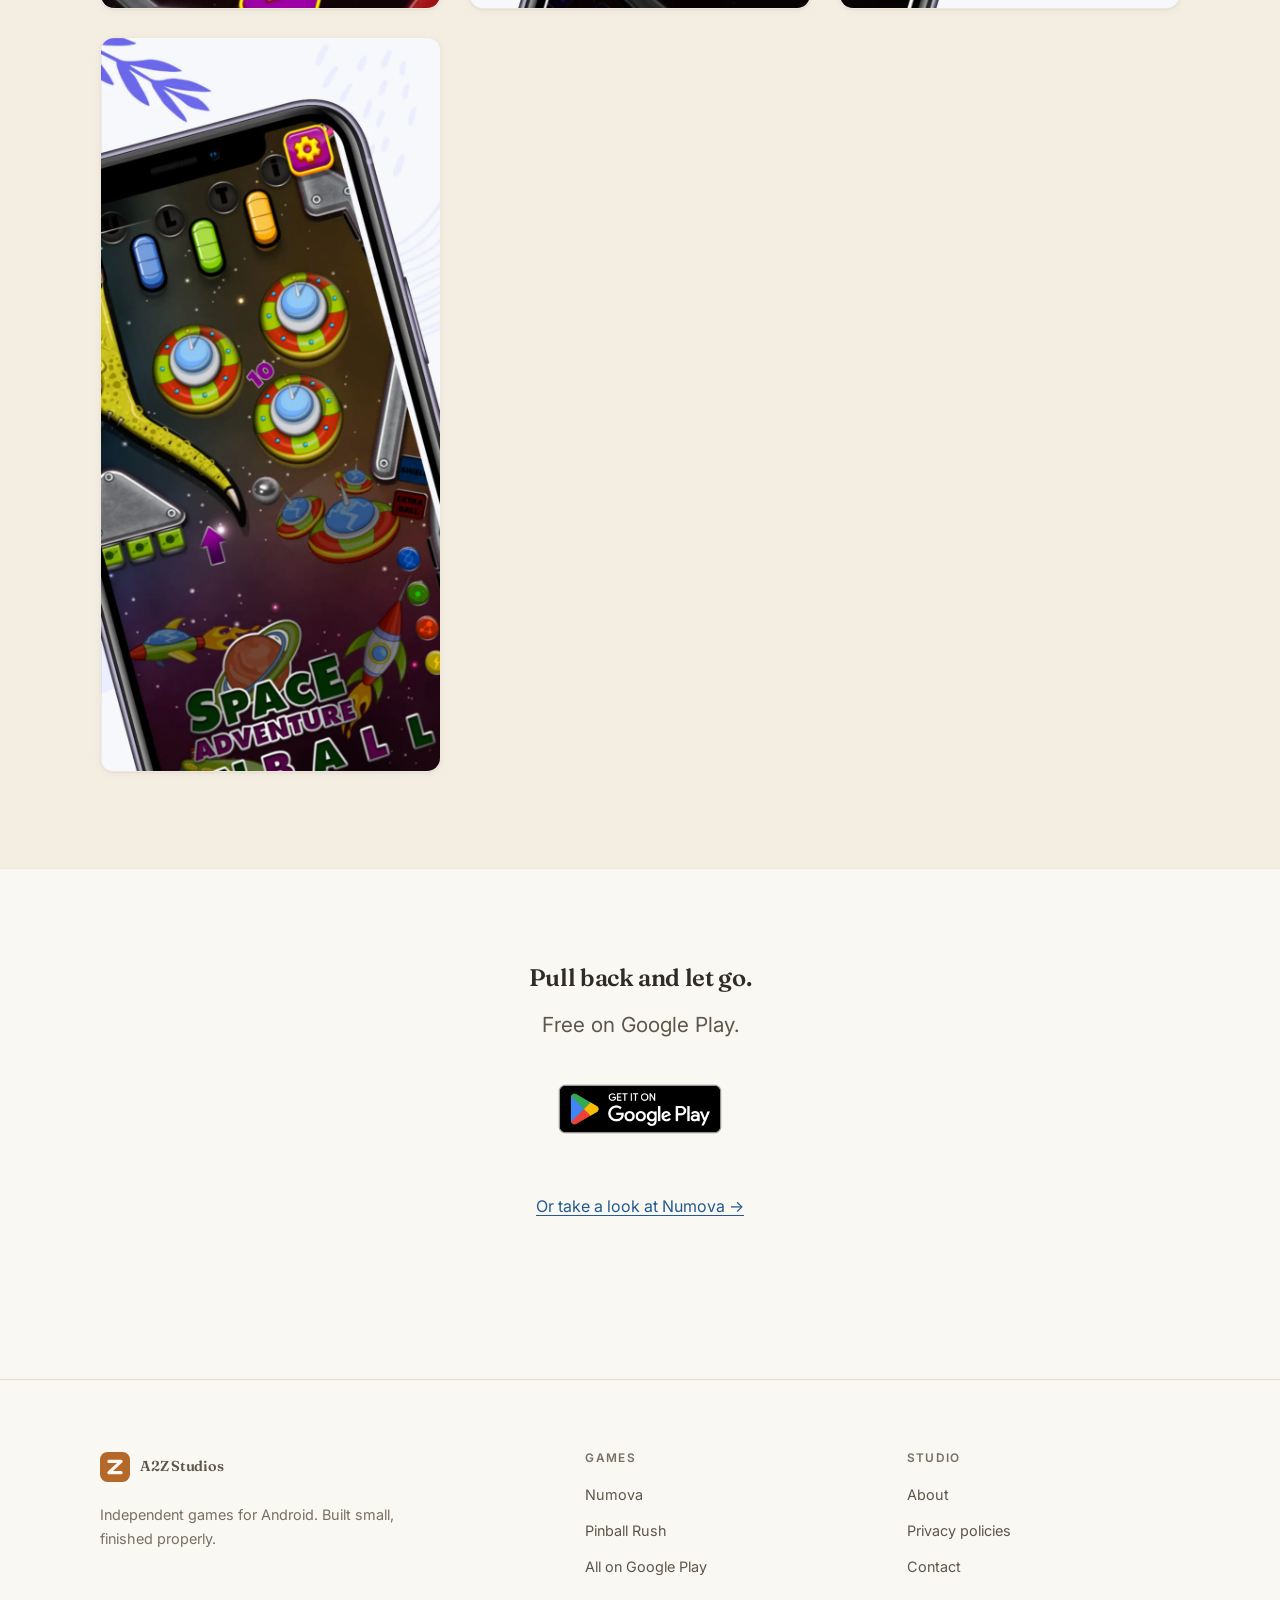
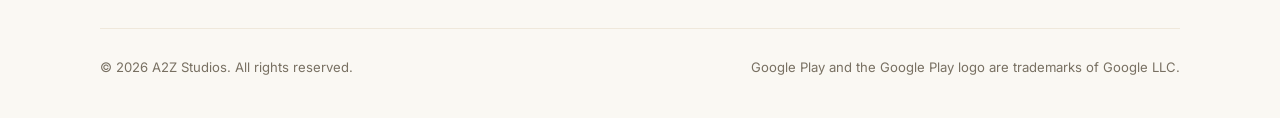
<file: pinball-rush.html>
<!DOCTYPE html>
<html lang="en">
<head>
<meta charset="utf-8">
<meta name="viewport" content="width=device-width, initial-scale=1">
<title>Pinball Rush — classic arcade pinball for Android | A2Z Studios</title>
<meta name="description" content="Pinball Rush is classic arcade pinball in a hyper-casual format: a variety of tables, real pinball physics, simple controls and global leaderboards. Free on Google Play.">
<link rel="canonical" href="https://atozstudios.github.io/pinball-rush.html">

<meta property="og:type" content="website">
<meta property="og:site_name" content="A2Z Studios">
<meta property="og:title" content="Pinball Rush — classic arcade pinball for Android">
<meta property="og:description" content="Flippers, bumpers and a space-adventure table. Classic pinball with the ease of a casual game.">
<meta property="og:url" content="https://atozstudios.github.io/pinball-rush.html">
<meta property="og:image" content="https://atozstudios.github.io/assets/img/pinball-rush-icon-180.png">
<meta name="twitter:card" content="summary">

<link rel="icon" href="assets/favicon.svg" type="image/svg+xml">
<link rel="apple-touch-icon" href="assets/img/pinball-rush-icon-180.png">
<meta name="theme-color" content="#faf8f3">

<link rel="preconnect" href="https://fonts.googleapis.com">
<link rel="preconnect" href="https://fonts.gstatic.com" crossorigin>
<link href="https://fonts.googleapis.com/css2?family=Fraunces:opsz,wght@9..144,500;9..144,600&family=Inter:wght@400;500;600&display=swap" rel="stylesheet">
<link rel="stylesheet" href="assets/css/styles.css">

<script type="application/ld+json">
{
  "@context": "https://schema.org",
  "@type": "MobileApplication",
  "name": "Pinball Rush: Classic Arcade",
  "applicationCategory": "GameApplication",
  "operatingSystem": "Android",
  "url": "https://play.google.com/store/apps/details?id=com.atozstuduios.bouncy",
  "author": { "@type": "Organization", "name": "A2Z Studios" },
  "offers": { "@type": "Offer", "price": "0", "priceCurrency": "USD" }
}
</script>
</head>
<body>
<a class="skip" href="#main">Skip to content</a>

<header class="hdr" id="hdr">
  <div class="hdr__in">
    <a class="brand" href="./">
      <svg class="brand__mark" viewBox="0 0 32 32" aria-hidden="true">
        <rect width="32" height="32" rx="8" fill="#b4692a"/>
        <path d="M9.5 10h13L9.5 22h13" fill="none" stroke="#faf8f3" stroke-width="3.4"
              stroke-linecap="round" stroke-linejoin="round"/>
      </svg>
      A2Z Studios
    </a>
    <nav class="nav" aria-label="Main">
      <a href="index.html#apps">Apps</a>
      <a href="index.html#about">About</a>
      <a href="privacy.html">Privacy</a>
      <a class="btn btn--ghost btn--sm" href="https://play.google.com/store/apps/details?id=com.atozstuduios.bouncy"
         target="_blank" rel="noopener"><img class="nav__play" src="assets/img/google-play-icon.svg" alt="" width="16" height="17" aria-hidden="true"><span>Google Play</span></a>
    </nav>
  </div>
</header>

<main id="main" data-accent="pinball">

  <div class="wrap">
    <nav class="crumbs" aria-label="Breadcrumb">
      <a href="./">A2Z Studios</a><span aria-hidden="true">/</span>Pinball Rush
    </nav>
  </div>

  <!-- ======================================================== app hero -->
  <section class="apphero">
    <div class="wrap">
      <div class="apphero__grid">
        <div>
          <div class="apphero__top">
            <img class="apphero__icon" src="assets/img/pinball-rush-icon-256.webp" alt="Pinball Rush app icon"
                 width="96" height="96">
            <div>
              <p class="app__cat">Arcade &middot; Classic Pinball</p>
              <h1>Pinball Rush</h1>
            </div>
          </div>

          <p class="apphero__lede">
            Classic arcade pinball with the ease of a casual game. Flippers, bumpers, and a
            space-adventure table built for one more round.
          </p>

          <div class="app__cta mt-lg">
            <a class="play" href="https://play.google.com/store/apps/details?id=com.atozstuduios.bouncy" target="_blank" rel="noopener">
              <img src="assets/img/google-play-badge.png"
                   alt="Get it on Google Play" width="186" height="72">
            </a>
            <a class="btn btn--ghost" href="privacy-pinball-rush.html"
               target="_blank" rel="noopener">Privacy policy</a>
          </div>
        </div>

        <div class="apphero__lead">
          <div class="flat">
            <img src="assets/img/pinball-rush-2.webp" alt="A Pinball Rush table in play, with lit bumpers and the Space Adventure Pinball logo."
                 width="720" height="1556">
          </div>
        </div>
      </div>

      <dl class="specs">
        <div><dt>Platform</dt><dd>Android</dd></div>
        <div><dt>Category</dt><dd>Arcade</dd></div>
        <div><dt>Price</dt><dd>Free, ad-supported</dd></div>
        <div><dt>Built with</dt><dd>Unity</dd></div>
      </dl>
    </div>
  </section>

  <!-- ======================================================== features -->
  <section class="band band--pad">
    <div class="wrap">
      <div class="sec-head">
        <h2>What's in it</h2>
      </div>
      <ul class="modes">
        <li>
          <h3>Classic pinball, hyper-casual</h3>
          <p>The arcade format without the learning curve. Pick it up, pull back, and play.</p>
        </li>
        <li>
          <h3>A variety of tables</h3>
          <p>Each table has its own design and its own features to learn.</p>
        </li>
        <li>
          <h3>Real pinball physics</h3>
          <p>Weight and bounce behave the way they should, with simple, intuitive controls.</p>
        </li>
        <li>
          <h3>Leaderboards</h3>
          <p>Beat your own high score, then climb against players everywhere else.</p>
        </li>
        <li>
          <h3>Retro presentation</h3>
          <p>Neon table art and arcade sound effects, in the spirit of the originals.</p>
        </li>
      </ul>
    </div>
  </section>

  <!-- ========================================================== detail -->
  <section class="band--pad">
    <div class="wrap">
      <div class="prose">
        <h2>Built for one more round</h2>
        <p>
          Pinball Rush takes the excitement of a pinball machine and drops it into something you can
          play standing up, one-handed, for ninety seconds. There is nothing to unlock before you
          start and nothing to read before you understand it — the ball is already in play.
        </p>
        <p>
          Whether you grew up in front of a real cabinet or have only ever seen one in a film, the
          game is aimed at both: forgiving enough for a first go, and deep enough that a good run
          feels earned.
        </p>

        <h3>Good to know</h3>
        <ul>
          <li>Free to download, supported by ads.</li>
          <li>Uses Google Play Services and Google AdMob. What that means for your data is set out
              in the <a href="privacy-pinball-rush.html"
              target="_blank" rel="noopener">privacy policy</a>.</li>
        </ul>
      </div>
    </div>
  </section>

  <!-- ========================================================= gallery -->
  <section class="band band--pad">
    <div class="wrap">
      <div class="sec-head">
        <h2>Screenshots</h2>
        <p class="sec-head__count">From the Google Play listing</p>
      </div>
      <ul class="gallery gallery--wide">
        <li><div class="flat"><img src="assets/img/pinball-rush-4.webp" alt="The Pinball Rush title screen with a play button." width="720" height="1556" loading="lazy"></div></li>
        <li><div class="flat"><img src="assets/img/pinball-rush-1.webp" alt="Gameplay with the score display and on-screen controls." width="720" height="1556" loading="lazy"></div></li>
        <li><div class="flat"><img src="assets/img/pinball-rush-6.webp" alt="A tilted view of the table mid-game with the score climbing." width="720" height="1556" loading="lazy"></div></li>
        <li><div class="flat"><img src="assets/img/pinball-rush-2.webp" alt="A Pinball Rush table in play, with lit bumpers and the Space Adventure Pinball logo." width="720" height="1556" loading="lazy"></div></li>
      </ul>
    </div>
  </section>

  <!-- ============================================================= cta -->
  <section class="band--pad">
    <div class="wrap center">
      <h2>Pull back and let go.</h2>
      <p class="hero__lede" style="margin: 1rem auto 2rem;">Free on Google Play.</p>
      <a class="play" href="https://play.google.com/store/apps/details?id=com.atozstuduios.bouncy" target="_blank" rel="noopener">
        <img src="assets/img/google-play-badge.png"
             alt="Get it on Google Play" width="186" height="72">
      </a>
      <p style="margin-top:2.5rem"><a href="numova.html">Or take a look at Numova &rarr;</a></p>
    </div>
  </section>

</main>

<footer class="ftr">
  <div class="wrap">
    <div class="ftr__grid">
      <div class="ftr__brand">
        <a class="brand" href="./">
          <svg class="brand__mark" viewBox="0 0 32 32" aria-hidden="true">
            <rect width="32" height="32" rx="8" fill="#b4692a"/>
            <path d="M9.5 10h13L9.5 22h13" fill="none" stroke="#faf8f3" stroke-width="3.4"
                  stroke-linecap="round" stroke-linejoin="round"/>
          </svg>
          A2Z Studios
        </a>
        <p>Independent games for Android. Built small, finished properly.</p>
      </div>
      <div>
        <h2>Games</h2>
        <ul>
          <li><a href="numova.html">Numova</a></li>
          <li><a href="pinball-rush.html">Pinball Rush</a></li>
          <li><a href="https://play.google.com/store/apps/developer?id=A2Z+Studios" target="_blank" rel="noopener">All on Google Play</a></li>
        </ul>
      </div>
      <div>
        <h2>Studio</h2>
        <ul>
          <li><a href="index.html#about">About</a></li>
          <li><a href="privacy.html">Privacy policies</a></li>
          <li><a href="mailto:atozstuduios@gmail.com">Contact</a></li>
        </ul>
      </div>
    </div>
    <div class="ftr__base">
      <span>&copy; <span id="yr">2026</span> A2Z Studios. All rights reserved.</span>
      <span>Google Play and the Google Play logo are trademarks of Google LLC.</span>
    </div>
  </div>
</footer>

<script>
  (function () {
    var hdr = document.getElementById('hdr');
    var onScroll = function () { hdr.dataset.stuck = window.scrollY > 8 ? 'true' : 'false'; };
    onScroll();
    window.addEventListener('scroll', onScroll, { passive: true });
    document.getElementById('yr').textContent = new Date().getFullYear();
  })();
</script>
</body>
</html>
</file>
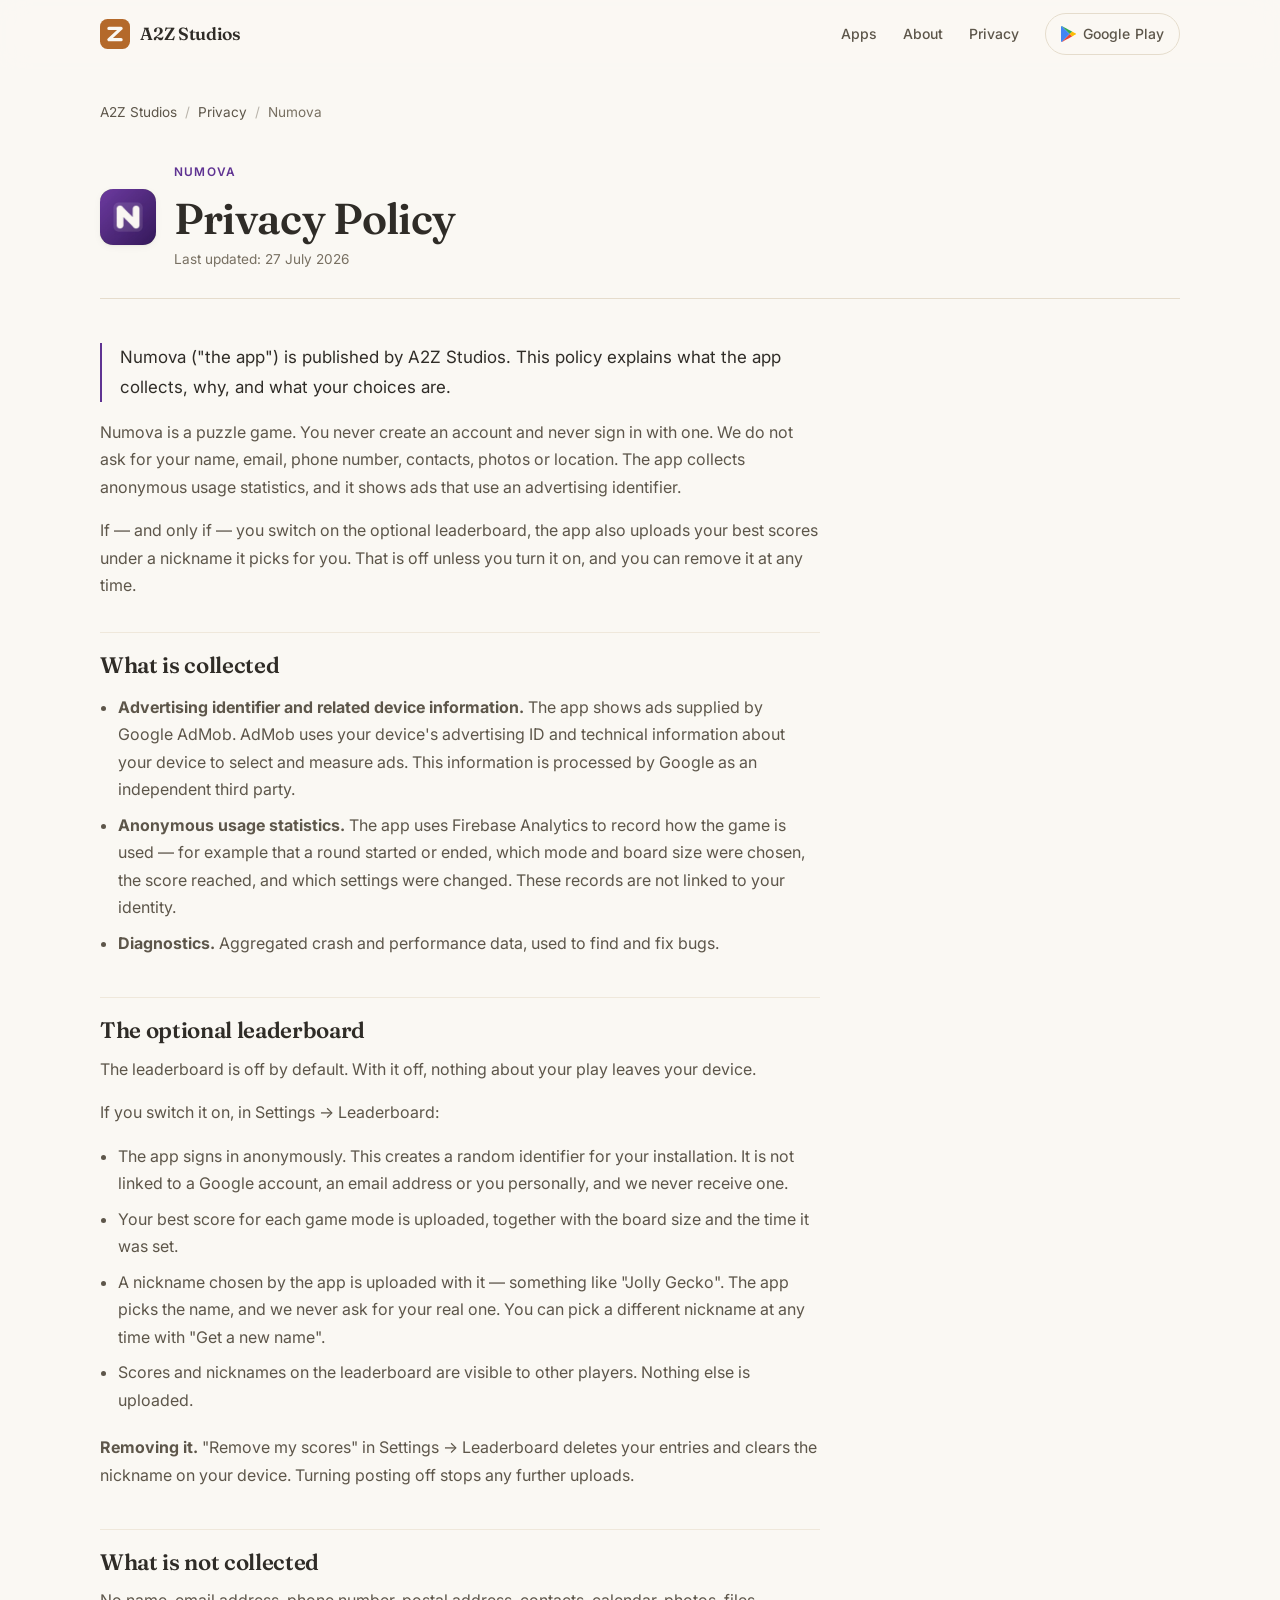
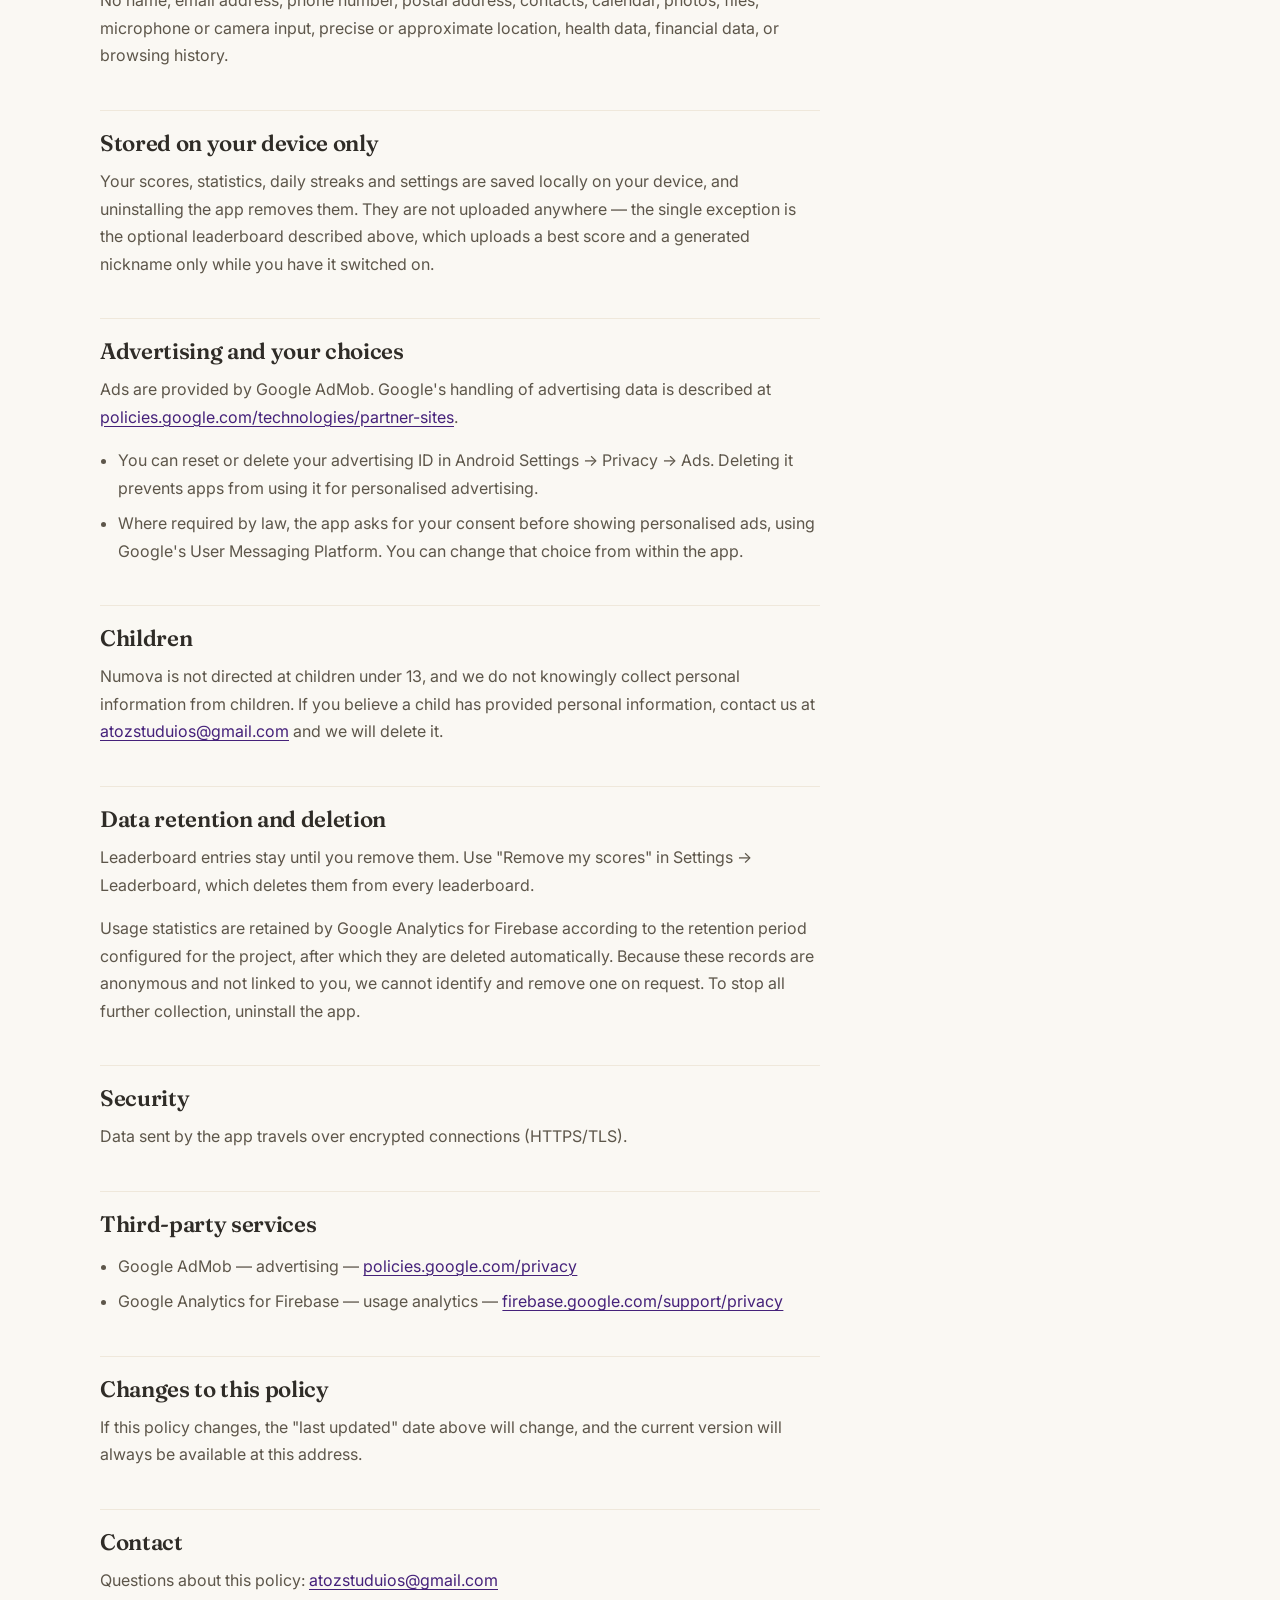
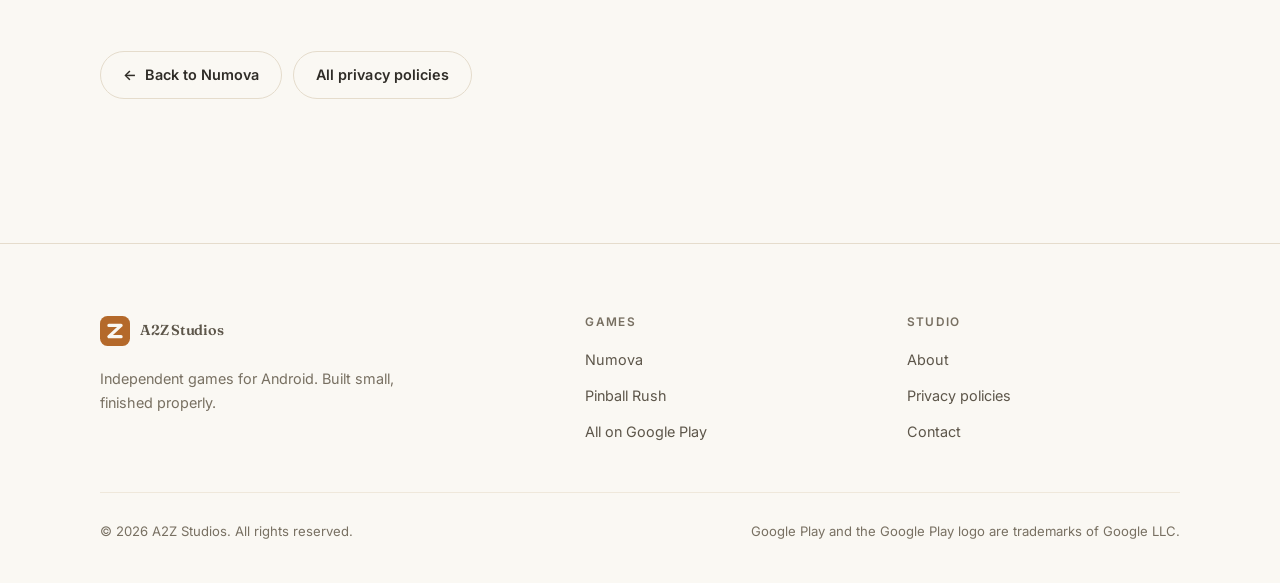
<file: privacy-numova.html>
<!DOCTYPE html>
<html lang="en">
<head>
<meta charset="utf-8">
<meta name="viewport" content="width=device-width, initial-scale=1">
<title>Numova — Privacy Policy | A2Z Studios</title>
<meta name="description" content="Privacy policy for Numova by A2Z Studios. No account, no sign-in. Anonymous usage statistics, AdMob advertising, and an optional leaderboard that is off by default.">
<link rel="canonical" href="https://atozstudios.github.io/privacy-numova.html">

<meta property="og:type" content="website">
<meta property="og:site_name" content="A2Z Studios">
<meta property="og:title" content="Numova — Privacy Policy">
<meta property="og:description" content="What Numova collects, why, and what your choices are.">
<meta property="og:url" content="https://atozstudios.github.io/privacy-numova.html">

<link rel="icon" href="assets/favicon.svg" type="image/svg+xml">
<link rel="apple-touch-icon" href="assets/img/studio-mark-180.png">
<meta name="theme-color" content="#faf8f3">

<link rel="preconnect" href="https://fonts.googleapis.com">
<link rel="preconnect" href="https://fonts.gstatic.com" crossorigin>
<link href="https://fonts.googleapis.com/css2?family=Fraunces:opsz,wght@9..144,500;9..144,600&family=Inter:wght@400;500;600&display=swap" rel="stylesheet">
<link rel="stylesheet" href="assets/css/styles.css">
</head>
<body>
<a class="skip" href="#main">Skip to content</a>

<header class="hdr" id="hdr">
  <div class="hdr__in">
    <a class="brand" href="./">
      <svg class="brand__mark" viewBox="0 0 32 32" aria-hidden="true">
        <rect width="32" height="32" rx="8" fill="#b4692a"/>
        <path d="M9.5 10h13L9.5 22h13" fill="none" stroke="#faf8f3" stroke-width="3.4"
              stroke-linecap="round" stroke-linejoin="round"/>
      </svg>
      A2Z Studios
    </a>
    <nav class="nav" aria-label="Main">
      <a href="index.html#apps">Apps</a>
      <a href="index.html#about">About</a>
      <a href="privacy.html">Privacy</a>
      <a class="btn btn--ghost btn--sm" href="https://play.google.com/store/apps/details?id=com.atozstuduios.numova"
         target="_blank" rel="noopener"><img class="nav__play" src="assets/img/google-play-icon.svg" alt="" width="16" height="17" aria-hidden="true"><span>Google Play</span></a>
    </nav>
  </div>
</header>

<main id="main" data-accent="numova">

  <div class="wrap">
    <nav class="crumbs" aria-label="Breadcrumb">
      <a href="./">A2Z Studios</a><span aria-hidden="true">/</span><a href="privacy.html">Privacy</a><span aria-hidden="true">/</span>Numova
    </nav>
  </div>

  <section class="legal">
    <div class="wrap">

      <header class="legal__head">
        <img class="legal__icon" src="assets/img/numova-icon-256.webp" alt="" width="56" height="56">
        <div>
          <p class="app__cat">Numova</p>
          <h1>Privacy Policy</h1>
          <p class="legal__date">Last updated: 27 July 2026</p>
        </div>
      </header>

      <div class="prose legal__body">

        <p class="legal__lede">
          Numova ("the app") is published by A2Z Studios. This policy explains what the app
          collects, why, and what your choices are.
        </p>

        <p>
          Numova is a puzzle game. You never create an account and never sign in with one. We do not
          ask for your name, email, phone number, contacts, photos or location. The app collects
          anonymous usage statistics, and it shows ads that use an advertising identifier.
        </p>

        <p>
          If — and only if — you switch on the optional leaderboard, the app also uploads your best
          scores under a nickname it picks for you. That is off unless you turn it on, and you can
          remove it at any time.
        </p>

        <h2>What is collected</h2>
        <ul>
          <li>
            <strong>Advertising identifier and related device information.</strong> The app shows ads
            supplied by Google AdMob. AdMob uses your device's advertising ID and technical
            information about your device to select and measure ads. This information is processed by
            Google as an independent third party.
          </li>
          <li>
            <strong>Anonymous usage statistics.</strong> The app uses Firebase Analytics to record
            how the game is used — for example that a round started or ended, which mode and board
            size were chosen, the score reached, and which settings were changed. These records are
            not linked to your identity.
          </li>
          <li>
            <strong>Diagnostics.</strong> Aggregated crash and performance data, used to find and fix
            bugs.
          </li>
        </ul>

        <h2>The optional leaderboard</h2>
        <p>
          The leaderboard is off by default. With it off, nothing about your play leaves your device.
        </p>
        <p>If you switch it on, in Settings &rarr; Leaderboard:</p>
        <ul>
          <li>
            The app signs in anonymously. This creates a random identifier for your installation. It
            is not linked to a Google account, an email address or you personally, and we never
            receive one.
          </li>
          <li>
            Your best score for each game mode is uploaded, together with the board size and the
            time it was set.
          </li>
          <!-- RECONSTRUCTED (1): source text on the Google Site reads
               'something like "Jolly Ge a name, and we never ask for your real one. You can pick a
               different nicknameat any time' — characters are missing in the source. -->
          <li>
            A nickname chosen by the app is uploaded with it — something like "Jolly Gecko". The app
            picks the name, and we never ask for your real one. You can pick a different nickname at
            any time with "Get a new name".
          </li>
          <!-- RECONSTRUCTED (2): source text ends mid-word at 'Nothi'. -->
          <li>
            Scores and nicknames on the leaderboard are visible to other players. Nothing else is
            uploaded.
          </li>
        </ul>
        <!-- RECONSTRUCTED (3): source reads 'deletes your entriend clears the nickname ... stops any
             furtheruploads.' -->
        <p>
          <strong>Removing it.</strong> "Remove my scores" in Settings &rarr; Leaderboard deletes
          your entries and clears the nickname on your device. Turning posting off stops any further
          uploads.
        </p>

        <h2>What is not collected</h2>
        <p>
          No name, email address, phone number, postal address, contacts, calendar, photos, files,
          microphone or camera input, precise or approximate location, health data, financial data,
          or browsing history.
        </p>

        <h2>Stored on your device only</h2>
        <!-- RECONSTRUCTED (4): source reads 'saved locally on yourthe app removes them' — the phrase
             naming the device and the removal condition is missing. -->
        <p>
          Your scores, statistics, daily streaks and settings are saved locally on your device, and
          uninstalling the app removes them. They are not uploaded anywhere — the single exception is
          the optional leaderboard described above, which uploads a best score and a generated
          nickname only while you have it switched on.
        </p>

        <h2>Advertising and your choices</h2>
        <p>
          Ads are provided by Google AdMob. Google's handling of advertising data is described at
          <a href="https://policies.google.com/technologies/partner-sites" target="_blank" rel="noopener">policies.google.com/technologies/partner-sites</a>.
        </p>
        <ul>
          <li>
            You can reset or delete your advertising ID in Android Settings &rarr; Privacy &rarr;
            Ads. Deleting it prevents apps from using it for personalised advertising.
          </li>
          <!-- RECONSTRUCTED (5): source reads 'before showing personaUser Messaging Platform'. -->
          <li>
            Where required by law, the app asks for your consent before showing personalised ads,
            using Google's User Messaging Platform. You can change that choice from within the app.
          </li>
        </ul>

        <h2>Children</h2>
        <!-- RECONSTRUCTED (6): source reads 'we do not knowingly collect children'. -->
        <p>
          Numova is not directed at children under 13, and we do not knowingly collect personal
          information from children. If you believe a child has provided personal information,
          contact us at <a href="mailto:atozstuduios@gmail.com">atozstuduios@gmail.com</a> and we
          will delete it.
        </p>

        <h2>Data retention and deletion</h2>
        <p>
          Leaderboard entries stay until you remove them. Use "Remove my scores" in Settings &rarr;
          Leaderboard, which deletes them from every leaderboard.
        </p>
        <!-- RECONSTRUCTED (7): source reads 'we cannot identify and remove onest.' -->
        <p>
          Usage statistics are retained by Google Analytics for Firebase according to the retention
          period configured for the project, after which they are deleted automatically. Because
          these records are anonymous and not linked to you, we cannot identify and remove one on
          request. To stop all further collection, uninstall the app.
        </p>

        <h2>Security</h2>
        <p>Data sent by the app travels over encrypted connections (HTTPS/TLS).</p>

        <h2>Third-party services</h2>
        <ul>
          <li>
            Google AdMob — advertising —
            <a href="https://policies.google.com/privacy" target="_blank" rel="noopener">policies.google.com/privacy</a>
          </li>
          <li>
            Google Analytics for Firebase — usage analytics —
            <a href="https://firebase.google.com/support/privacy" target="_blank" rel="noopener">firebase.google.com/support/privacy</a>
          </li>
        </ul>

        <h2>Changes to this policy</h2>
        <p>
          If this policy changes, the "last updated" date above will change, and the current version
          will always be available at this address.
        </p>

        <h2>Contact</h2>
        <p>
          Questions about this policy:
          <a href="mailto:atozstuduios@gmail.com">atozstuduios@gmail.com</a>
        </p>

      </div>

      <div class="app__cta" style="margin-top:clamp(2.5rem,6vw,3.5rem)">
        <a class="btn btn--ghost" href="numova.html">
          <span class="btn__arrow" aria-hidden="true">&larr;</span> Back to Numova
        </a>
        <a class="btn btn--ghost" href="privacy.html">All privacy policies</a>
      </div>

    </div>
  </section>

</main>

<footer class="ftr">
  <div class="wrap">
    <div class="ftr__grid">
      <div class="ftr__brand">
        <a class="brand" href="./">
          <svg class="brand__mark" viewBox="0 0 32 32" aria-hidden="true">
            <rect width="32" height="32" rx="8" fill="#b4692a"/>
            <path d="M9.5 10h13L9.5 22h13" fill="none" stroke="#faf8f3" stroke-width="3.4"
                  stroke-linecap="round" stroke-linejoin="round"/>
          </svg>
          A2Z Studios
        </a>
        <p>Independent games for Android. Built small, finished properly.</p>
      </div>
      <div>
        <h2>Games</h2>
        <ul>
          <li><a href="numova.html">Numova</a></li>
          <li><a href="pinball-rush.html">Pinball Rush</a></li>
          <li><a href="https://play.google.com/store/apps/developer?id=A2Z+Studios" target="_blank" rel="noopener">All on Google Play</a></li>
        </ul>
      </div>
      <div>
        <h2>Studio</h2>
        <ul>
          <li><a href="index.html#about">About</a></li>
          <li><a href="privacy.html">Privacy policies</a></li>
          <li><a href="mailto:atozstuduios@gmail.com">Contact</a></li>
        </ul>
      </div>
    </div>
    <div class="ftr__base">
      <span>&copy; <span id="yr">2026</span> A2Z Studios. All rights reserved.</span>
      <span>Google Play and the Google Play logo are trademarks of Google LLC.</span>
    </div>
  </div>
</footer>

<script>
  (function () {
    var hdr = document.getElementById('hdr');
    var onScroll = function () { hdr.dataset.stuck = window.scrollY > 8 ? 'true' : 'false'; };
    onScroll();
    window.addEventListener('scroll', onScroll, { passive: true });
    document.getElementById('yr').textContent = new Date().getFullYear();
  })();
</script>
</body>
</html>
</file>
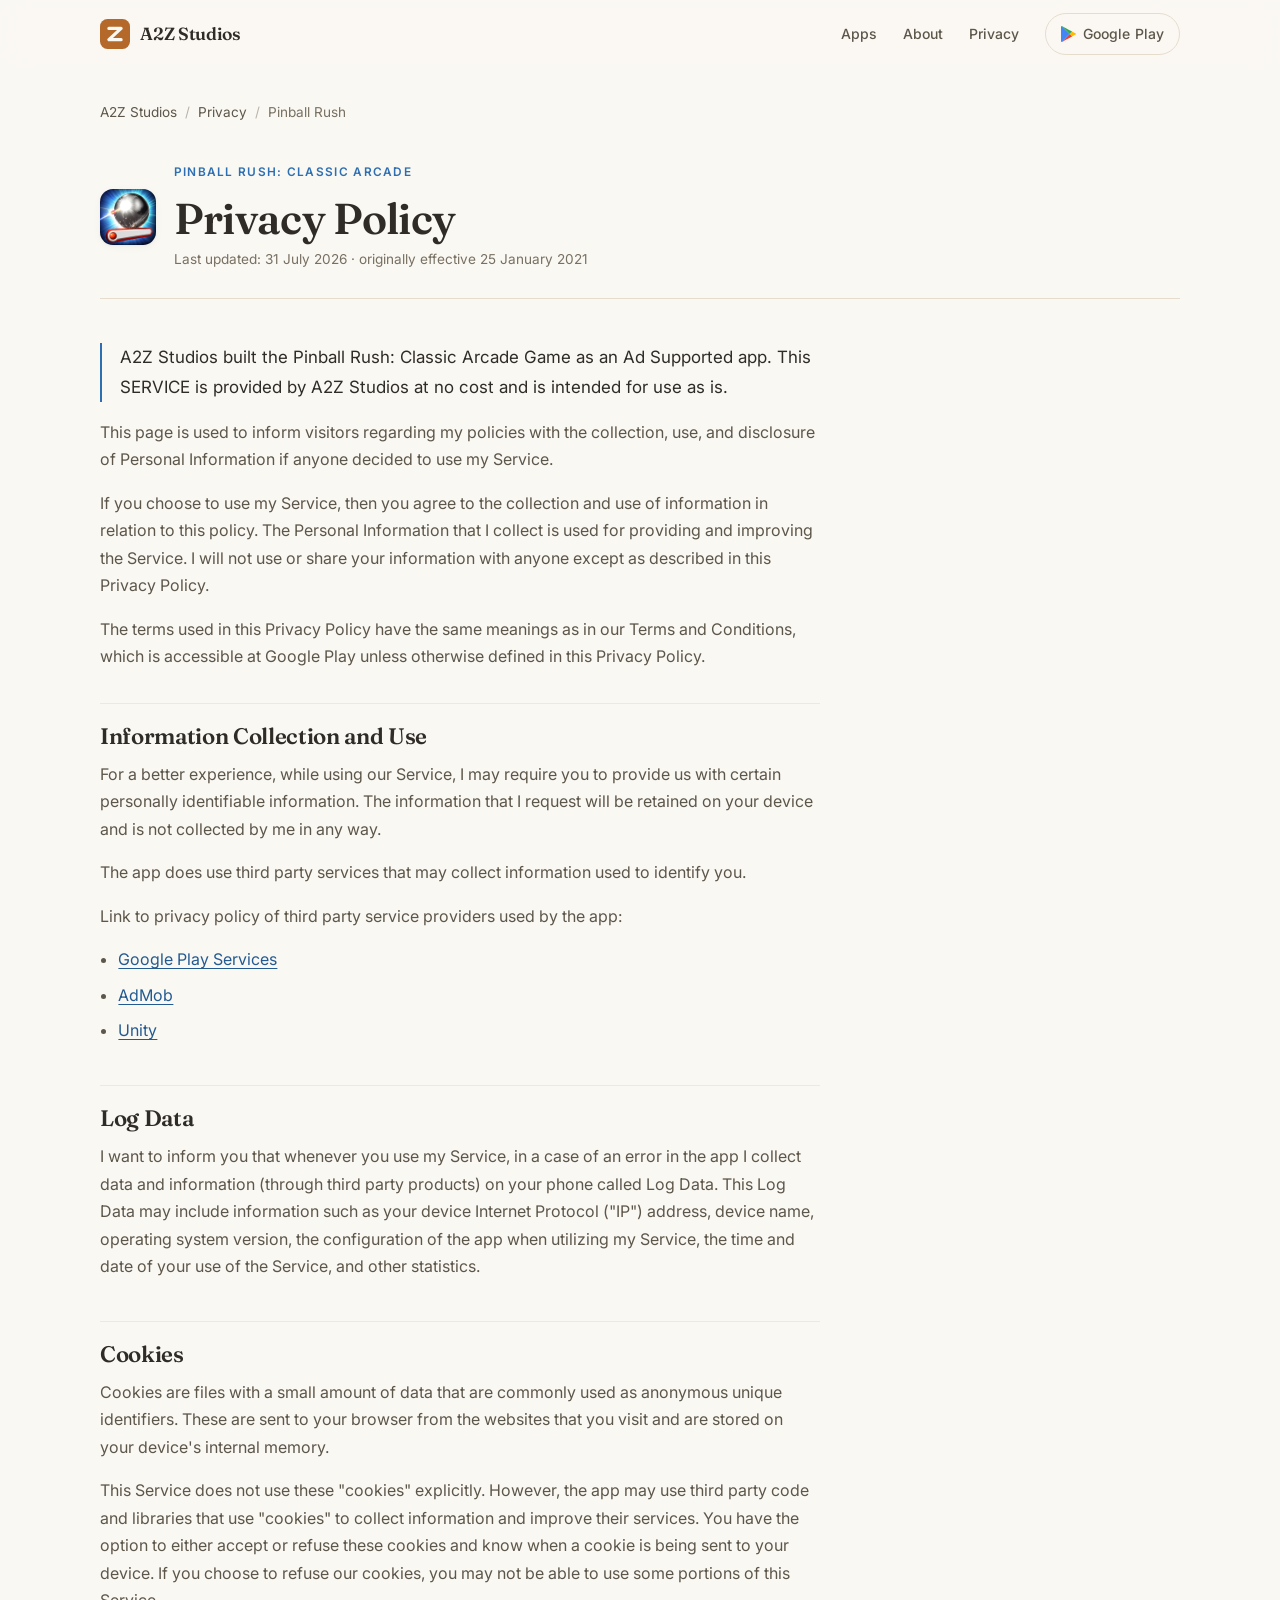
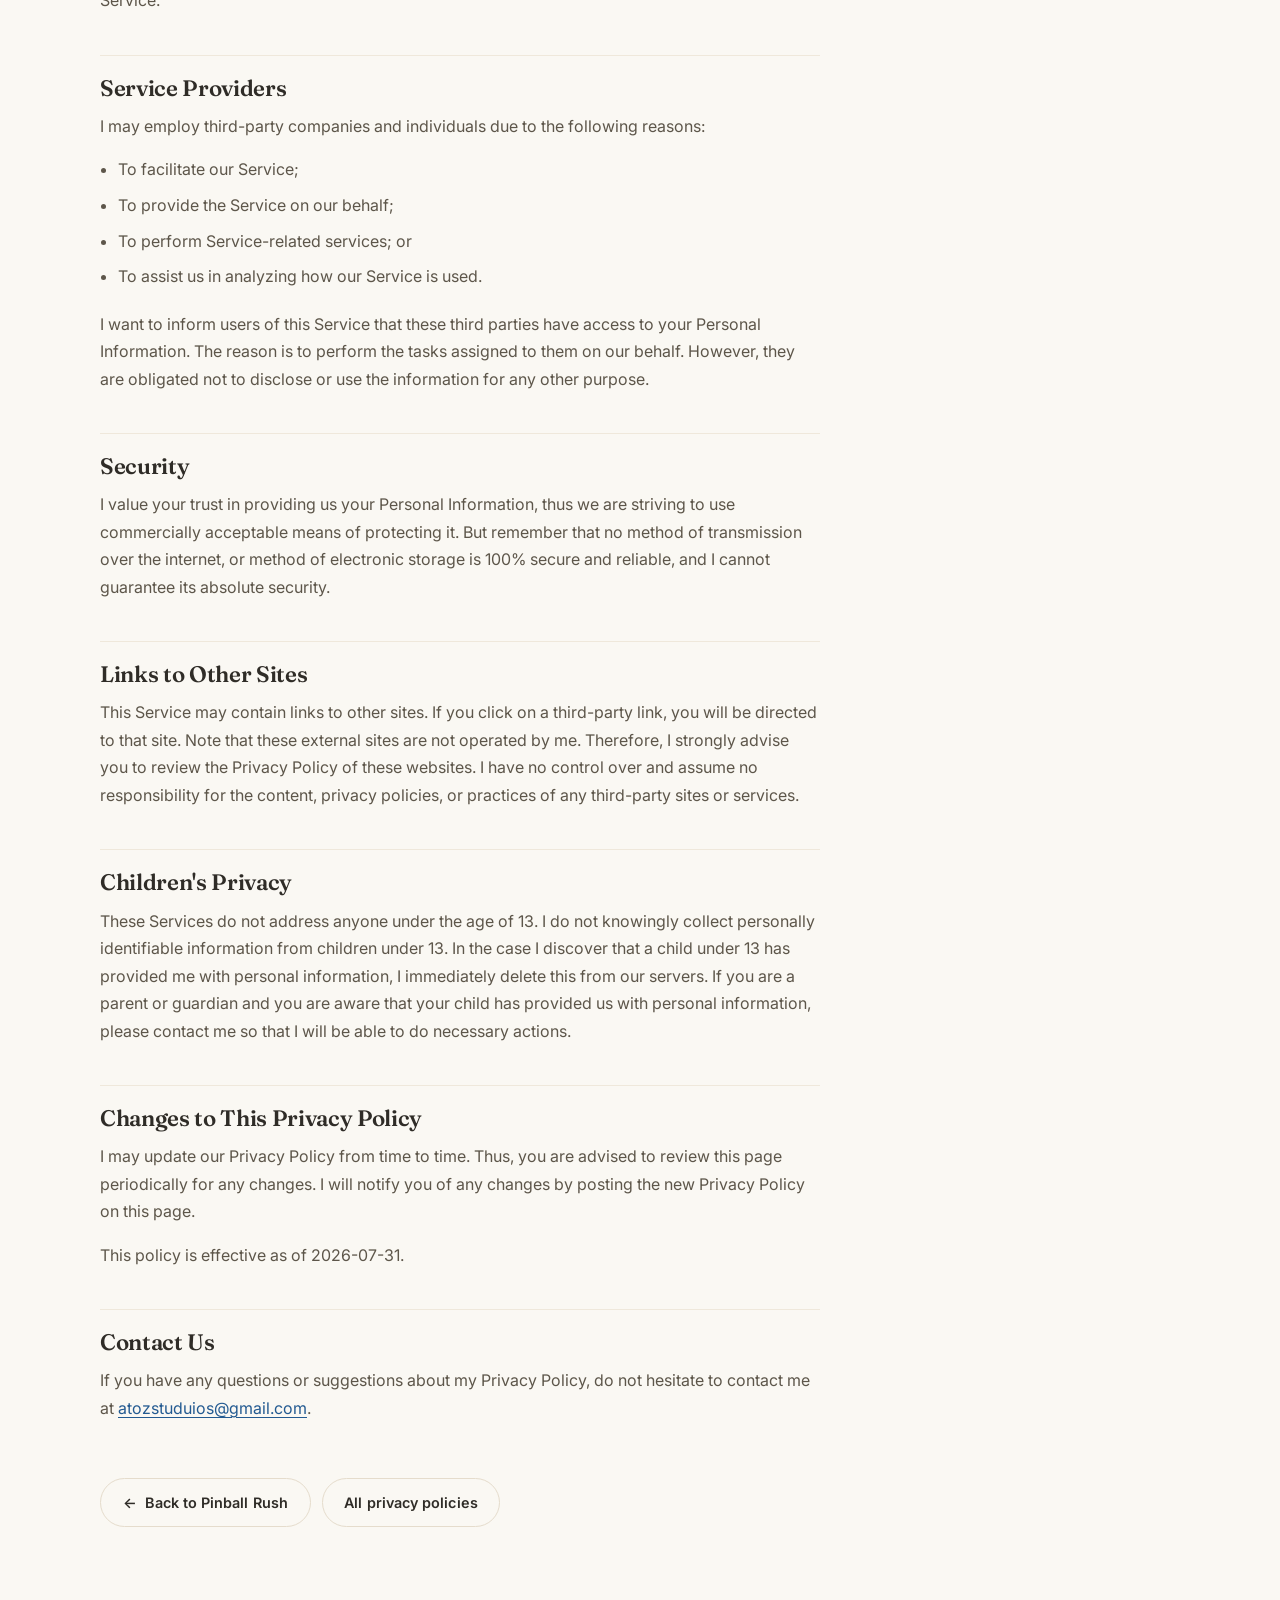
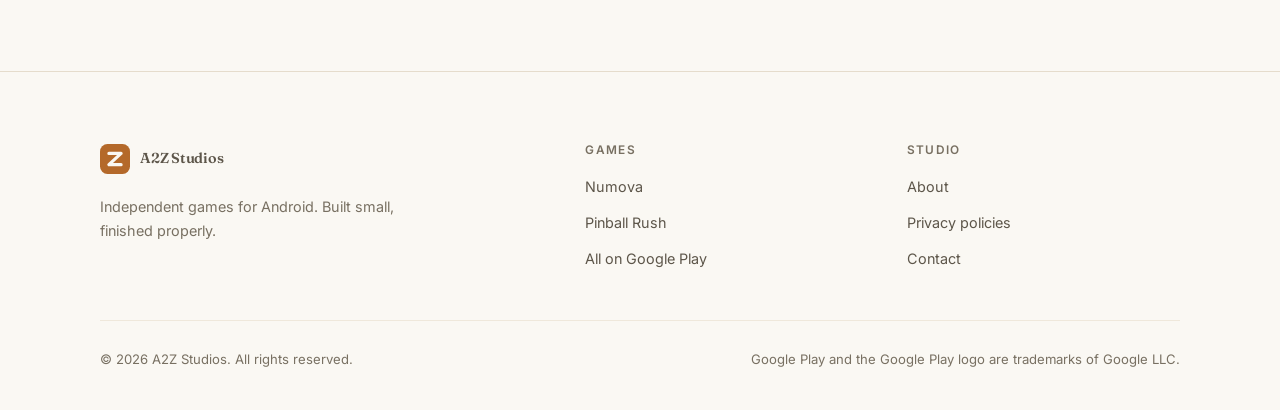
<file: privacy-pinball-rush.html>
<!DOCTYPE html>
<html lang="en">
<head>
<meta charset="utf-8">
<meta name="viewport" content="width=device-width, initial-scale=1">
<title>Pinball Rush — Privacy Policy | A2Z Studios</title>
<meta name="description" content="Privacy policy for Pinball Rush: Classic Arcade. An ad-supported app using Google Play Services, AdMob and Unity.">
<link rel="canonical" href="https://atozstudios.github.io/privacy-pinball-rush.html">

<meta property="og:type" content="website">
<meta property="og:site_name" content="A2Z Studios">
<meta property="og:title" content="Pinball Rush — Privacy Policy">
<meta property="og:description" content="Privacy policy for Pinball Rush: Classic Arcade.">
<meta property="og:url" content="https://atozstudios.github.io/privacy-pinball-rush.html">

<link rel="icon" href="assets/favicon.svg" type="image/svg+xml">
<link rel="apple-touch-icon" href="assets/img/studio-mark-180.png">
<meta name="theme-color" content="#faf8f3">

<link rel="preconnect" href="https://fonts.googleapis.com">
<link rel="preconnect" href="https://fonts.gstatic.com" crossorigin>
<link href="https://fonts.googleapis.com/css2?family=Fraunces:opsz,wght@9..144,500;9..144,600&family=Inter:wght@400;500;600&display=swap" rel="stylesheet">
<link rel="stylesheet" href="assets/css/styles.css">
</head>
<body>
<a class="skip" href="#main">Skip to content</a>

<header class="hdr" id="hdr">
  <div class="hdr__in">
    <a class="brand" href="./">
      <svg class="brand__mark" viewBox="0 0 32 32" aria-hidden="true">
        <rect width="32" height="32" rx="8" fill="#b4692a"/>
        <path d="M9.5 10h13L9.5 22h13" fill="none" stroke="#faf8f3" stroke-width="3.4"
              stroke-linecap="round" stroke-linejoin="round"/>
      </svg>
      A2Z Studios
    </a>
    <nav class="nav" aria-label="Main">
      <a href="index.html#apps">Apps</a>
      <a href="index.html#about">About</a>
      <a href="privacy.html">Privacy</a>
      <a class="btn btn--ghost btn--sm" href="https://play.google.com/store/apps/details?id=com.atozstuduios.bouncy"
         target="_blank" rel="noopener"><img class="nav__play" src="assets/img/google-play-icon.svg" alt="" width="16" height="17" aria-hidden="true"><span>Google Play</span></a>
    </nav>
  </div>
</header>

<main id="main" data-accent="pinball">

  <div class="wrap">
    <nav class="crumbs" aria-label="Breadcrumb">
      <a href="./">A2Z Studios</a><span aria-hidden="true">/</span><a href="privacy.html">Privacy</a><span aria-hidden="true">/</span>Pinball Rush
    </nav>
  </div>

  <section class="legal">
    <div class="wrap">

      <header class="legal__head">
        <img class="legal__icon" src="assets/img/pinball-rush-icon-256.webp" alt="" width="56" height="56">
        <div>
          <p class="app__cat">Pinball Rush: Classic Arcade</p>
          <h1>Privacy Policy</h1>
          <p class="legal__date">Last updated: 31 July 2026 &middot; originally effective 25 January 2021</p>
        </div>
      </header>

      <div class="prose legal__body">

        <p class="legal__lede">
          A2Z Studios built the Pinball Rush: Classic Arcade Game as an Ad Supported app. This
          SERVICE is provided by A2Z Studios at no cost and is intended for use as is.
        </p>

        <p>
          This page is used to inform visitors regarding my policies with the collection, use, and
          disclosure of Personal Information if anyone decided to use my Service.
        </p>

        <p>
          If you choose to use my Service, then you agree to the collection and use of information in
          relation to this policy. The Personal Information that I collect is used for providing and
          improving the Service. I will not use or share your information with anyone except as
          described in this Privacy Policy.
        </p>

        <p>
          The terms used in this Privacy Policy have the same meanings as in our Terms and
          Conditions, which is accessible at Google Play unless otherwise defined in this Privacy
          Policy.
        </p>

        <h2>Information Collection and Use</h2>
        <p>
          For a better experience, while using our Service, I may require you to provide us with
          certain personally identifiable information. The information that I request will be
          retained on your device and is not collected by me in any way.
        </p>
        <p>The app does use third party services that may collect information used to identify you.</p>
        <p>Link to privacy policy of third party service providers used by the app:</p>
        <ul>
          <li><a href="https://policies.google.com/privacy" target="_blank" rel="noopener">Google Play Services</a></li>
          <li><a href="https://support.google.com/admob/answer/6128543" target="_blank" rel="noopener">AdMob</a></li>
          <li><a href="https://unity.com/legal/privacy-policy" target="_blank" rel="noopener">Unity</a></li>
        </ul>

        <h2>Log Data</h2>
        <p>
          I want to inform you that whenever you use my Service, in a case of an error in the app I
          collect data and information (through third party products) on your phone called Log Data.
          This Log Data may include information such as your device Internet Protocol ("IP") address,
          device name, operating system version, the configuration of the app when utilizing my
          Service, the time and date of your use of the Service, and other statistics.
        </p>

        <h2>Cookies</h2>
        <p>
          Cookies are files with a small amount of data that are commonly used as anonymous unique
          identifiers. These are sent to your browser from the websites that you visit and are stored
          on your device's internal memory.
        </p>
        <p>
          This Service does not use these "cookies" explicitly. However, the app may use third party
          code and libraries that use "cookies" to collect information and improve their services.
          You have the option to either accept or refuse these cookies and know when a cookie is
          being sent to your device. If you choose to refuse our cookies, you may not be able to use
          some portions of this Service.
        </p>

        <h2>Service Providers</h2>
        <p>I may employ third-party companies and individuals due to the following reasons:</p>
        <ul>
          <li>To facilitate our Service;</li>
          <li>To provide the Service on our behalf;</li>
          <li>To perform Service-related services; or</li>
          <li>To assist us in analyzing how our Service is used.</li>
        </ul>
        <p>
          I want to inform users of this Service that these third parties have access to your
          Personal Information. The reason is to perform the tasks assigned to them on our behalf.
          However, they are obligated not to disclose or use the information for any other purpose.
        </p>

        <h2>Security</h2>
        <p>
          I value your trust in providing us your Personal Information, thus we are striving to use
          commercially acceptable means of protecting it. But remember that no method of transmission
          over the internet, or method of electronic storage is 100% secure and reliable, and I
          cannot guarantee its absolute security.
        </p>

        <h2>Links to Other Sites</h2>
        <p>
          This Service may contain links to other sites. If you click on a third-party link, you will
          be directed to that site. Note that these external sites are not operated by me. Therefore,
          I strongly advise you to review the Privacy Policy of these websites. I have no control
          over and assume no responsibility for the content, privacy policies, or practices of any
          third-party sites or services.
        </p>

        <h2>Children's Privacy</h2>
        <p>
          These Services do not address anyone under the age of 13. I do not knowingly collect
          personally identifiable information from children under 13. In the case I discover that a
          child under 13 has provided me with personal information, I immediately delete this from
          our servers. If you are a parent or guardian and you are aware that your child has provided
          us with personal information, please contact me so that I will be able to do necessary
          actions.
        </p>

        <h2>Changes to This Privacy Policy</h2>
        <p>
          I may update our Privacy Policy from time to time. Thus, you are advised to review this
          page periodically for any changes. I will notify you of any changes by posting the new
          Privacy Policy on this page.
        </p>
        <p>This policy is effective as of 2026-07-31.</p>

        <h2>Contact Us</h2>
        <p>
          If you have any questions or suggestions about my Privacy Policy, do not hesitate to
          contact me at <a href="mailto:atozstuduios@gmail.com">atozstuduios@gmail.com</a>.
        </p>

      </div>

      <div class="app__cta" style="margin-top:clamp(2.5rem,6vw,3.5rem)">
        <a class="btn btn--ghost" href="pinball-rush.html">
          <span class="btn__arrow" aria-hidden="true">&larr;</span> Back to Pinball Rush
        </a>
        <a class="btn btn--ghost" href="privacy.html">All privacy policies</a>
      </div>

    </div>
  </section>

</main>

<footer class="ftr">
  <div class="wrap">
    <div class="ftr__grid">
      <div class="ftr__brand">
        <a class="brand" href="./">
          <svg class="brand__mark" viewBox="0 0 32 32" aria-hidden="true">
            <rect width="32" height="32" rx="8" fill="#b4692a"/>
            <path d="M9.5 10h13L9.5 22h13" fill="none" stroke="#faf8f3" stroke-width="3.4"
                  stroke-linecap="round" stroke-linejoin="round"/>
          </svg>
          A2Z Studios
        </a>
        <p>Independent games for Android. Built small, finished properly.</p>
      </div>
      <div>
        <h2>Games</h2>
        <ul>
          <li><a href="numova.html">Numova</a></li>
          <li><a href="pinball-rush.html">Pinball Rush</a></li>
          <li><a href="https://play.google.com/store/apps/developer?id=A2Z+Studios" target="_blank" rel="noopener">All on Google Play</a></li>
        </ul>
      </div>
      <div>
        <h2>Studio</h2>
        <ul>
          <li><a href="index.html#about">About</a></li>
          <li><a href="privacy.html">Privacy policies</a></li>
          <li><a href="mailto:atozstuduios@gmail.com">Contact</a></li>
        </ul>
      </div>
    </div>
    <div class="ftr__base">
      <span>&copy; <span id="yr">2026</span> A2Z Studios. All rights reserved.</span>
      <span>Google Play and the Google Play logo are trademarks of Google LLC.</span>
    </div>
  </div>
</footer>

<script>
  (function () {
    var hdr = document.getElementById('hdr');
    var onScroll = function () { hdr.dataset.stuck = window.scrollY > 8 ? 'true' : 'false'; };
    onScroll();
    window.addEventListener('scroll', onScroll, { passive: true });
    document.getElementById('yr').textContent = new Date().getFullYear();
  })();
</script>
</body>
</html>
</file>
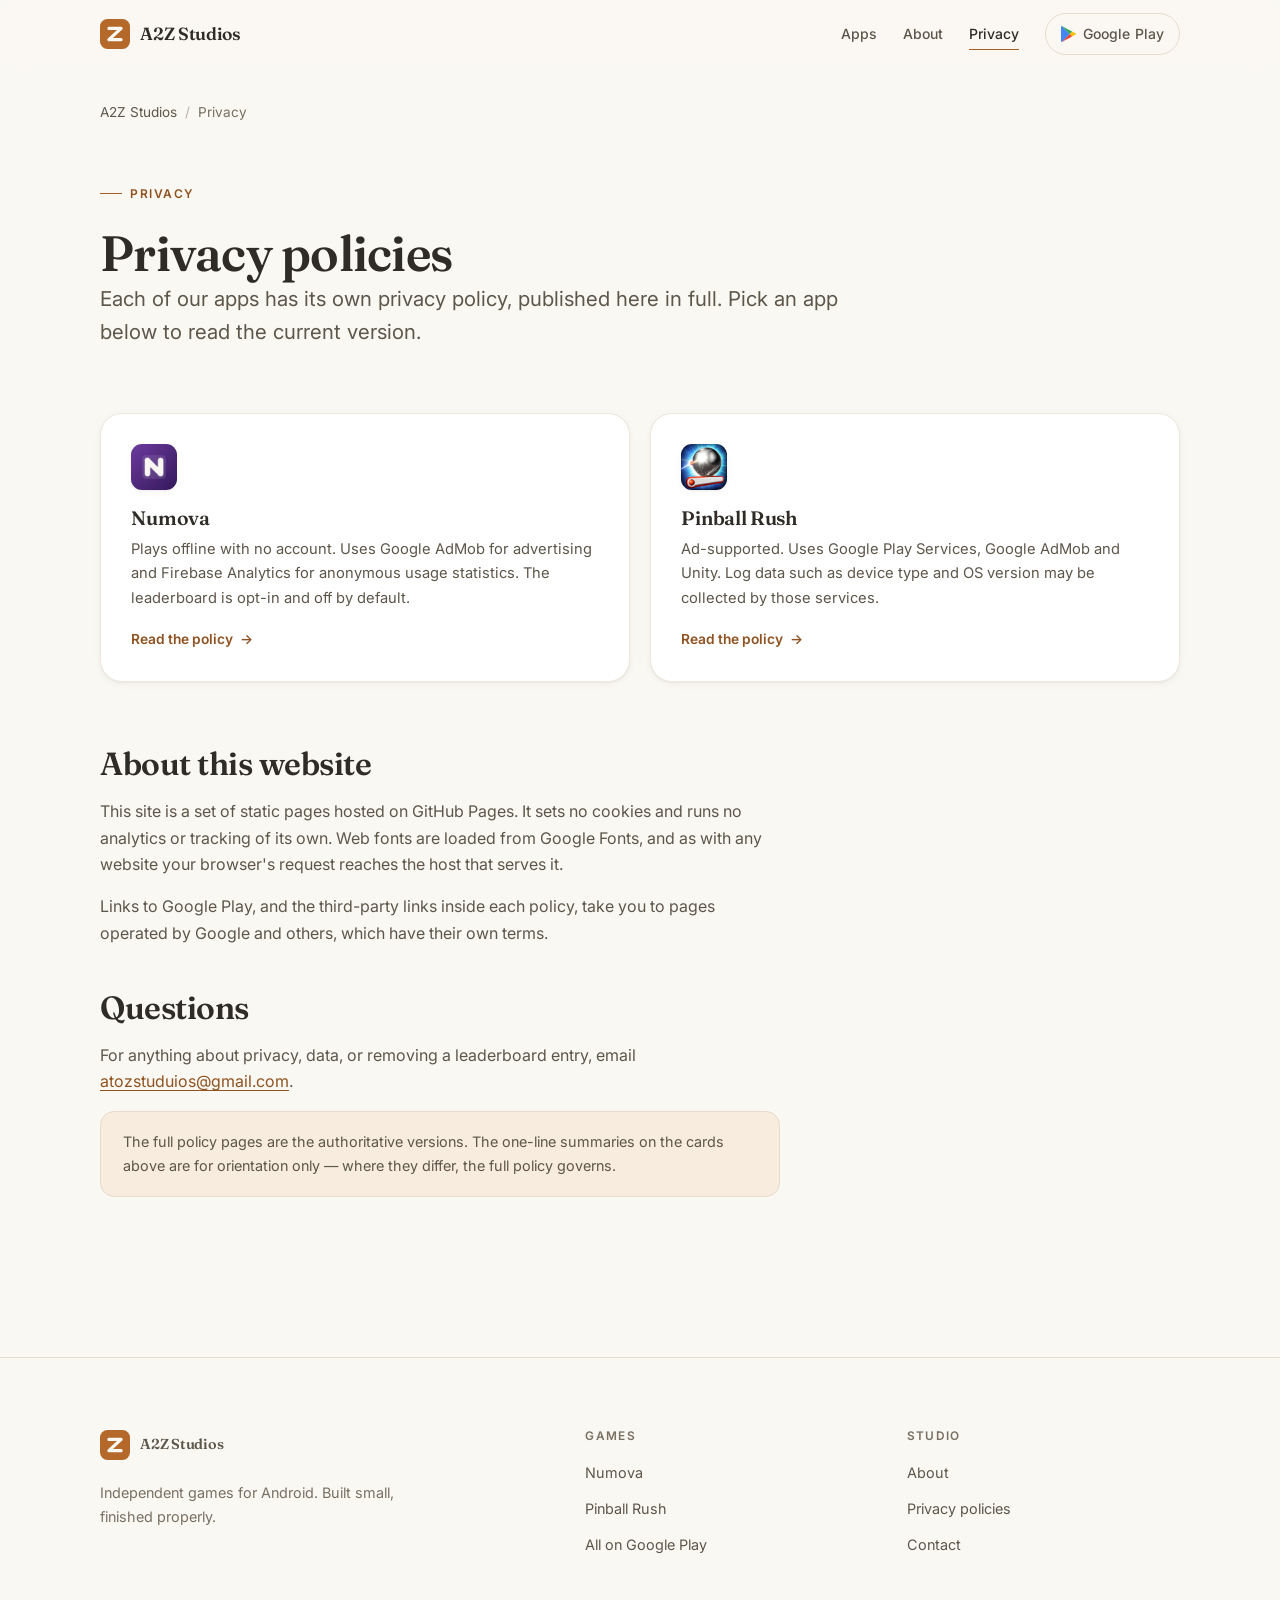
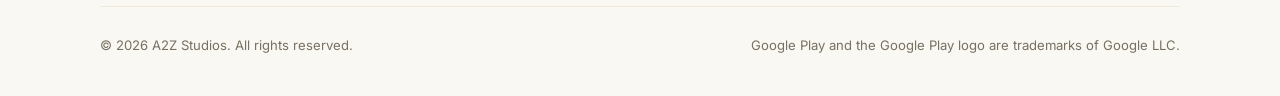
<file: privacy.html>
<!DOCTYPE html>
<html lang="en">
<head>
<meta charset="utf-8">
<meta name="viewport" content="width=device-width, initial-scale=1">
<title>Privacy policies | A2Z Studios</title>
<meta name="description" content="Privacy policies for every A2Z Studios app, including Numova and Pinball Rush.">
<link rel="canonical" href="https://atozstudios.github.io/privacy.html">
<meta name="robots" content="index, follow">

<meta property="og:type" content="website">
<meta property="og:site_name" content="A2Z Studios">
<meta property="og:title" content="Privacy policies | A2Z Studios">
<meta property="og:description" content="Privacy policies for every A2Z Studios app.">
<meta property="og:url" content="https://atozstudios.github.io/privacy.html">

<link rel="icon" href="assets/favicon.svg" type="image/svg+xml">
<link rel="apple-touch-icon" href="assets/img/studio-mark-180.png">
<meta name="theme-color" content="#faf8f3">

<link rel="preconnect" href="https://fonts.googleapis.com">
<link rel="preconnect" href="https://fonts.gstatic.com" crossorigin>
<link href="https://fonts.googleapis.com/css2?family=Fraunces:opsz,wght@9..144,500;9..144,600&family=Inter:wght@400;500;600&display=swap" rel="stylesheet">
<link rel="stylesheet" href="assets/css/styles.css">
</head>
<body>
<a class="skip" href="#main">Skip to content</a>

<header class="hdr" id="hdr">
  <div class="hdr__in">
    <a class="brand" href="./">
      <svg class="brand__mark" viewBox="0 0 32 32" aria-hidden="true">
        <rect width="32" height="32" rx="8" fill="#b4692a"/>
        <path d="M9.5 10h13L9.5 22h13" fill="none" stroke="#faf8f3" stroke-width="3.4"
              stroke-linecap="round" stroke-linejoin="round"/>
      </svg>
      A2Z Studios
    </a>
    <nav class="nav" aria-label="Main">
      <a href="index.html#apps">Apps</a>
      <a href="index.html#about">About</a>
      <a href="privacy.html" aria-current="page">Privacy</a>
      <a class="btn btn--ghost btn--sm" href="https://play.google.com/store/apps/developer?id=A2Z+Studios"
         target="_blank" rel="noopener"><img class="nav__play" src="assets/img/google-play-icon.svg" alt="" width="16" height="17" aria-hidden="true"><span>Google Play</span></a>
    </nav>
  </div>
</header>

<main id="main">

  <div class="wrap">
    <nav class="crumbs" aria-label="Breadcrumb">
      <a href="./">A2Z Studios</a><span aria-hidden="true">/</span>Privacy
    </nav>
  </div>

  <section class="apphero">
    <div class="wrap">
      <p class="eyebrow">Privacy</p>
      <h1>Privacy policies</h1>
      <p class="apphero__lede">
        Each of our apps has its own privacy policy, published here in full. Pick an app below to
        read the current version.
      </p>
    </div>
  </section>

  <section class="band--pad" style="padding-top:0">
    <div class="wrap">
      <div class="cards">

        <a class="card" href="privacy-numova.html">
          <img class="card__icon" src="assets/img/numova-icon-256.webp" alt="" width="46" height="46" loading="lazy">
          <h3>Numova</h3>
          <p>
            Plays offline with no account. Uses Google AdMob for advertising and Firebase Analytics
            for anonymous usage statistics. The leaderboard is opt-in and off by default.
          </p>
          <span class="card__more">Read the policy <span aria-hidden="true">&rarr;</span></span>
        </a>

        <a class="card" href="privacy-pinball-rush.html">
          <img class="card__icon" src="assets/img/pinball-rush-icon-256.webp" alt="" width="46" height="46" loading="lazy">
          <h3>Pinball Rush</h3>
          <p>
            Ad-supported. Uses Google Play Services, Google AdMob and Unity. Log data such as device
            type and OS version may be collected by those services.
          </p>
          <span class="card__more">Read the policy <span aria-hidden="true">&rarr;</span></span>
        </a>

      </div>

      <div class="prose mt-lg" style="margin-top:clamp(2.5rem,6vw,4rem)">
        <h2>About this website</h2>
        <p>
          This site is a set of static pages hosted on GitHub Pages. It sets no cookies and runs no
          analytics or tracking of its own. Web fonts are loaded from Google Fonts, and as with any
          website your browser's request reaches the host that serves it.
        </p>
        <p>
          Links to Google Play, and the third-party links inside each policy, take you to pages
          operated by Google and others, which have their own terms.
        </p>

        <h2>Questions</h2>
        <p>
          For anything about privacy, data, or removing a leaderboard entry, email
          <a href="mailto:atozstuduios@gmail.com">atozstuduios@gmail.com</a>.
        </p>

        <div class="notice">
          The full policy pages are the authoritative versions. The one-line summaries on the cards
          above are for orientation only — where they differ, the full policy governs.
        </div>
      </div>
    </div>
  </section>

</main>

<footer class="ftr">
  <div class="wrap">
    <div class="ftr__grid">
      <div class="ftr__brand">
        <a class="brand" href="./">
          <svg class="brand__mark" viewBox="0 0 32 32" aria-hidden="true">
            <rect width="32" height="32" rx="8" fill="#b4692a"/>
            <path d="M9.5 10h13L9.5 22h13" fill="none" stroke="#faf8f3" stroke-width="3.4"
                  stroke-linecap="round" stroke-linejoin="round"/>
          </svg>
          A2Z Studios
        </a>
        <p>Independent games for Android. Built small, finished properly.</p>
      </div>
      <div>
        <h2>Games</h2>
        <ul>
          <li><a href="numova.html">Numova</a></li>
          <li><a href="pinball-rush.html">Pinball Rush</a></li>
          <li><a href="https://play.google.com/store/apps/developer?id=A2Z+Studios" target="_blank" rel="noopener">All on Google Play</a></li>
        </ul>
      </div>
      <div>
        <h2>Studio</h2>
        <ul>
          <li><a href="index.html#about">About</a></li>
          <li><a href="privacy.html">Privacy policies</a></li>
          <li><a href="mailto:atozstuduios@gmail.com">Contact</a></li>
        </ul>
      </div>
    </div>
    <div class="ftr__base">
      <span>&copy; <span id="yr">2026</span> A2Z Studios. All rights reserved.</span>
      <span>Google Play and the Google Play logo are trademarks of Google LLC.</span>
    </div>
  </div>
</footer>

<script>
  (function () {
    var hdr = document.getElementById('hdr');
    var onScroll = function () { hdr.dataset.stuck = window.scrollY > 8 ? 'true' : 'false'; };
    onScroll();
    window.addEventListener('scroll', onScroll, { passive: true });
    document.getElementById('yr').textContent = new Date().getFullYear();
  })();
</script>
</body>
</html>
</file>
<file: assets/css/styles.css>
/* ==========================================================================
   A2Z Studios — site styles
   Palette derives from Numova's "Classic" in-app theme: warm cream surfaces,
   warm slate text, amber accent. Per-app accents override --accent locally.
   ========================================================================== */

:root {
  --bg:            #faf8f3;
  --bg-alt:        #f3ede2;
  --surface:       #ffffff;
  --line:          #e5dccc;
  --line-soft:     #efe8db;

  /* Every colour used for text clears WCAG AA 4.5:1 against --bg. */
  --text:          #2f2c27;   /* 13.10:1 */
  --text-mid:      #5d564a;   /*  6.83:1 */
  --text-soft:     #787062;   /*  4.61:1 */

  --accent:        #a46026;   /*  4.62:1 */
  --accent-ink:    #8f5220;
  --accent-wash:   #f7ecdd;

  /* Per-app accents sampled from each app's own store icon, then darkened
     until they clear 4.5:1 against --bg. Numova hue 268°, Pinball hue 210°. */
  --numova:        #5f3392;
  --numova-ink:    #45217a;
  --numova-wash:   #ece4f7;
  --pinball:       #2d6fb2;
  --pinball-ink:   #235a91;
  --pinball-wash:  #dde9f6;

  --radius:        14px;
  --radius-lg:     22px;
  --shadow-sm:     0 1px 2px rgba(47, 44, 39, .06), 0 2px 8px rgba(47, 44, 39, .04);
  --shadow-md:     0 2px 4px rgba(47, 44, 39, .05), 0 12px 32px rgba(47, 44, 39, .09);
  --shadow-lg:     0 4px 8px rgba(47, 44, 39, .06), 0 24px 60px rgba(47, 44, 39, .13);

  --gut:           clamp(1.25rem, 4vw, 2.5rem);
  --maxw:          1160px;
  --sans:          "Inter", -apple-system, BlinkMacSystemFont, "Segoe UI", Roboto, sans-serif;
  --serif:         "Fraunces", Georgia, "Times New Roman", serif;
}

*, *::before, *::after { box-sizing: border-box; }

html { -webkit-text-size-adjust: 100%; scroll-behavior: smooth; }
@media (prefers-reduced-motion: reduce) {
  html { scroll-behavior: auto; }
  *, *::before, *::after { animation-duration: .001ms !important; transition-duration: .001ms !important; }
}

body {
  margin: 0;
  background: var(--bg);
  color: var(--text);
  font-family: var(--sans);
  font-size: 1rem;
  line-height: 1.65;
  -webkit-font-smoothing: antialiased;
  text-rendering: optimizeLegibility;
}

img, svg { max-width: 100%; height: auto; display: block; }

a { color: var(--accent-ink); text-decoration-thickness: 1px; text-underline-offset: 3px; }
a:hover { color: var(--text); }

:focus-visible {
  outline: 2.5px solid var(--accent);
  outline-offset: 3px;
  border-radius: 4px;
}

h1, h2, h3, h4 {
  font-family: var(--serif);
  font-weight: 600;
  line-height: 1.12;
  letter-spacing: -.015em;
  margin: 0;
  font-variation-settings: "SOFT" 0, "WONK" 0;
}

p { margin: 0 0 1em; }
p:last-child { margin-bottom: 0; }

.wrap { width: 100%; max-width: var(--maxw); margin-inline: auto; padding-inline: var(--gut); }
.narrow { max-width: 760px; }

.skip {
  position: absolute; left: -9999px; top: 0; z-index: 100;
  background: var(--text); color: var(--bg);
  padding: .7rem 1.1rem; border-radius: 0 0 var(--radius) 0; font-weight: 600;
}
.skip:focus { left: 0; }

/* ---------------------------------------------------------------- header  */

.hdr {
  position: sticky; top: 0; z-index: 50;
  background: rgba(250, 248, 243, .82);
  backdrop-filter: saturate(150%) blur(14px);
  -webkit-backdrop-filter: saturate(150%) blur(14px);
  border-bottom: 1px solid transparent;
  transition: border-color .25s ease, box-shadow .25s ease;
}
.hdr[data-stuck="true"] { border-bottom-color: var(--line); box-shadow: var(--shadow-sm); }

.hdr__in {
  display: flex; align-items: center; gap: 1.5rem;
  min-height: 68px;
  width: 100%; max-width: var(--maxw); margin-inline: auto; padding-inline: var(--gut);
}

.brand {
  display: inline-flex; align-items: center; gap: .65rem;
  font-family: var(--serif); font-weight: 600; font-size: 1.1rem;
  letter-spacing: -.02em; color: var(--text); text-decoration: none;
  margin-right: auto; flex-shrink: 0;
}
.brand:hover { color: var(--accent-ink); }
.brand__mark { width: 30px; height: 30px; flex-shrink: 0; }

.nav { display: flex; align-items: center; gap: 1.6rem; }
.nav a {
  color: var(--text-mid); text-decoration: none;
  font-size: .875rem; font-weight: 500; letter-spacing: .005em;
  padding: .25rem 0; border-bottom: 1.5px solid transparent;
}
.nav a:hover, .nav a[aria-current="page"] { color: var(--text); border-bottom-color: var(--accent); }

/* The nav's store button carries the official Google Play arrow mark.
   `.nav a` above sets padding:.25rem 0 and a transparent bottom border for the
   text links; at (0,1,1) that outranks .btn/.btn--sm, which would leave the
   pill with no horizontal padding. `.nav a.btn` is (0,2,1) and wins back. */
.nav a.btn {
  gap: .45rem;
  padding: .5rem .95rem;
  border: 1.5px solid var(--line);
}
.nav a.btn:hover { border-color: var(--accent); color: var(--accent-ink); }
.nav__play { width: 15px; height: 16px; flex-shrink: 0; }

/* Only three links, so they still fit on a phone — no hamburger needed.
   The Google Play button is the one thing dropped, since every page has its
   own store button in the content. */
@media (max-width: 720px) {
  .hdr__in { gap: 1rem; min-height: 60px; }
  .brand { font-size: 1rem; }
  .brand__mark { width: 26px; height: 26px; }
  .nav { gap: 1.05rem; }
  .nav a { font-size: .8rem; }
  .nav .btn { display: none; }
}
@media (max-width: 400px) {
  .hdr__in { gap: .6rem; padding-inline: 1rem; }
  .brand { font-size: .94rem; gap: .5rem; }
  .nav { gap: .7rem; }
  .nav a { font-size: .75rem; }
}

/* ------------------------------------------------------------------ hero  */

.hero { padding: clamp(4rem, 11vw, 8.5rem) 0 clamp(3rem, 7vw, 5rem); }

.eyebrow {
  display: inline-flex; align-items: center; gap: .5rem;
  font-size: .75rem; font-weight: 600; letter-spacing: .13em; text-transform: uppercase;
  color: var(--accent-ink); margin-bottom: 1.4rem;
}
.eyebrow::before {
  content: ""; width: 22px; height: 1.5px; background: var(--accent); display: block;
}

.hero h1 {
  font-size: clamp(2.4rem, 6.2vw, 4.3rem);
  max-width: 20ch;
  margin-bottom: 1.5rem;
}
.hero__lede {
  font-size: clamp(1.075rem, 1.9vw, 1.3rem);
  color: var(--text-mid); max-width: 56ch; line-height: 1.6;
}
.hero__meta {
  display: flex; flex-wrap: wrap; gap: .6rem 1.75rem;
  margin-top: 2.5rem; padding-top: 1.75rem; border-top: 1px solid var(--line);
  font-size: .875rem; color: var(--text-soft);
}
.hero__meta strong { color: var(--text); font-weight: 600; }

/* --------------------------------------------------------------- buttons  */

.btn {
  display: inline-flex; align-items: center; justify-content: center; gap: .55rem;
  font-family: var(--sans); font-size: .9rem; font-weight: 600; letter-spacing: .005em;
  padding: .72rem 1.35rem; border-radius: 100px; border: 1.5px solid transparent;
  text-decoration: none; cursor: pointer; white-space: nowrap;
  transition: transform .15s ease, background-color .2s ease, border-color .2s ease, color .2s ease;
}
.btn:active { transform: translateY(1px); }

.btn--solid { background: var(--text); color: var(--bg); }
.btn--solid:hover { background: var(--accent-ink); color: #fff; }

.btn--ghost { border-color: var(--line); color: var(--text); background: transparent; }
.btn--ghost:hover { border-color: var(--accent); color: var(--accent-ink); background: var(--surface); }

.btn--sm { font-size: .82rem; padding: .55rem 1.05rem; }

.btn__arrow { transition: transform .2s ease; }
.btn:hover .btn__arrow { transform: translateX(3px); }

/* ------------------------------------------------------------ app blocks  */

.apps { padding-bottom: clamp(3rem, 8vw, 6rem); }

.sec-head {
  display: flex; align-items: baseline; justify-content: space-between; gap: 1rem;
  padding-bottom: 1.25rem; margin-bottom: clamp(2rem, 5vw, 3.5rem);
  border-bottom: 1px solid var(--line);
}
.sec-head h2 { font-size: clamp(1.5rem, 3vw, 2rem); }
.sec-head__count { font-size: .82rem; color: var(--text-soft); font-weight: 500; white-space: nowrap; }

/* On narrow phones the nowrap caption cannot sit beside the heading, so stack
   it and let it wrap rather than pushing the page wider than the viewport. */
@media (max-width: 560px) {
  .sec-head { flex-direction: column; align-items: flex-start; gap: .3rem; }
  .sec-head__count { white-space: normal; }
}

/* Per-app theming. Put data-accent="numova" (or "pinball") on any .app block or
   on <main> of an app page; everything inside picks up that app's colour.
   To add an app: add one rule here plus its three custom properties above. */
[data-accent="numova"]  { --accent: var(--numova);  --accent-ink: var(--numova-ink);  --accent-wash: var(--numova-wash); }
[data-accent="pinball"] { --accent: var(--pinball); --accent-ink: var(--pinball-ink); --accent-wash: var(--pinball-wash); }

/* One app = one .app block. To add an app, duplicate the block in index.html. */
.app {
  display: grid;
  grid-template-columns: 1fr minmax(280px, 42%);
  gap: clamp(2rem, 5vw, 4.5rem);
  align-items: center;
  padding: clamp(2rem, 5vw, 3.5rem) 0;
}
.app + .app { border-top: 1px solid var(--line-soft); }

@media (max-width: 860px) {
  .app { grid-template-columns: 1fr; gap: 2.25rem; }
  .app__art { order: -1; }
}

.app__head { display: flex; align-items: center; gap: 1rem; margin-bottom: 1.5rem; }
.app__icon {
  width: 64px; height: 64px; border-radius: 15px;
  box-shadow: var(--shadow-sm); flex-shrink: 0;
  background: var(--surface);
}
.app__title { font-size: clamp(1.6rem, 3.4vw, 2.15rem); margin-bottom: .3rem; }
.app__cat {
  font-size: .74rem; font-weight: 600; letter-spacing: .11em; text-transform: uppercase;
  color: var(--accent);
}
.app__hook {
  font-size: clamp(1.02rem, 1.6vw, 1.15rem); color: var(--text-mid);
  max-width: 46ch; margin-bottom: 1.75rem;
}

.feats { list-style: none; margin: 0 0 2rem; padding: 0; display: grid; gap: .7rem; }
.feats li {
  position: relative; padding-left: 1.6rem;
  font-size: .935rem; color: var(--text-mid);
}
.feats li::before {
  content: ""; position: absolute; left: 0; top: .58em;
  width: 7px; height: 7px; border-radius: 50%;
  background: var(--accent); opacity: .55;
}
.feats strong { color: var(--text); font-weight: 600; }

.app__cta { display: flex; flex-wrap: wrap; gap: .7rem; align-items: center; }

/* ------------------------------------------------------------------- art  */

/* Raw phone screenshots — get a device frame. */
.phone {
  border-radius: 22px;
  border: 1px solid var(--line);
  background: var(--surface);
  padding: 6px;
  box-shadow: var(--shadow-md);
  overflow: hidden;
}
.phone img { border-radius: 17px; width: 100%; }

/* Store marketing graphics that already contain their own device mockup. */
.flat {
  border-radius: var(--radius);
  border: 1px solid var(--line-soft);
  box-shadow: var(--shadow-sm);
  overflow: hidden;
  background: var(--surface);
}
.flat img { width: 100%; }

.art-pair { display: grid; grid-template-columns: 1fr 1fr; gap: 1rem; align-items: start; }
.art-pair > :nth-child(2) { margin-top: clamp(1rem, 4vw, 2.5rem); }

.art-solo { max-width: 320px; margin-inline: auto; }

/* ---------------------------------------------------------------- galleries */

.gallery {
  display: grid;
  grid-template-columns: repeat(auto-fill, minmax(210px, 1fr));
  gap: clamp(1rem, 2.5vw, 1.75rem);
  padding: 0; margin: 0; list-style: none;
}
.gallery--wide { grid-template-columns: repeat(auto-fill, minmax(260px, 1fr)); }

/* ------------------------------------------------------------------ prose  */

.prose { max-width: 68ch; }
.prose h2 { font-size: clamp(1.5rem, 3vw, 2rem); margin: 2.75rem 0 1rem; }
.prose h3 { font-size: 1.2rem; margin: 2rem 0 .6rem; }
.prose h2:first-child, .prose h3:first-child { margin-top: 0; }
.prose p, .prose li { color: var(--text-mid); }
.prose ul { padding-left: 1.15rem; display: grid; gap: .5rem; }

.band { background: var(--bg-alt); border-block: 1px solid var(--line-soft); }
.band--pad { padding: clamp(3.5rem, 8vw, 6rem) 0; }

/* ------------------------------------------------------------------ cards  */

.cards { display: grid; grid-template-columns: repeat(auto-fit, minmax(280px, 1fr)); gap: 1.25rem; }

.card {
  display: block; background: var(--surface);
  border: 1px solid var(--line-soft); border-radius: var(--radius-lg);
  padding: clamp(1.4rem, 3vw, 1.9rem);
  text-decoration: none; color: inherit;
  box-shadow: var(--shadow-sm);
  transition: transform .2s ease, box-shadow .2s ease, border-color .2s ease;
}
a.card:hover { transform: translateY(-3px); box-shadow: var(--shadow-md); border-color: var(--line); }
.card h3 { font-size: 1.22rem; margin-bottom: .45rem; }
.card p { font-size: .92rem; color: var(--text-mid); margin: 0; }
.card__icon { width: 46px; height: 46px; border-radius: 11px; margin-bottom: 1.1rem; box-shadow: var(--shadow-sm); }
.card__more { display: inline-flex; align-items: center; gap: .4rem; margin-top: 1.1rem; font-size: .86rem; font-weight: 600; color: var(--accent-ink); }

/* Placeholder for the next app — signals the roster grows without faking one. */
.card--soon {
  border-style: dashed; border-color: var(--line); background: transparent; box-shadow: none;
  display: flex; flex-direction: column; justify-content: center;
}
.card--soon h3 { color: var(--text-soft); font-family: var(--sans); font-size: 1rem; font-weight: 600; }

/* --------------------------------------------------------------- app page  */

.crumbs { padding-top: 2rem; font-size: .85rem; color: var(--text-soft); }
.crumbs a { color: var(--text-mid); text-decoration: none; }
.crumbs a:hover { color: var(--accent-ink); text-decoration: underline; }
.crumbs span { padding-inline: .5rem; opacity: .5; }

.apphero { padding: clamp(2rem, 5vw, 3.25rem) 0 clamp(2.5rem, 6vw, 4rem); }

/* Text column + a single lead screenshot, so the hero is not half-empty. */
.apphero__grid {
  display: grid;
  grid-template-columns: 1fr minmax(230px, 30%);
  gap: clamp(2rem, 5vw, 4rem);
  align-items: center;
}
@media (max-width: 880px) {
  .apphero__grid { grid-template-columns: 1fr; gap: 2.25rem; }
  .apphero__lead { max-width: 260px; }
}

.apphero__top { display: flex; align-items: center; gap: clamp(1rem, 3vw, 1.6rem); margin-bottom: 1.75rem; }
.apphero__icon { width: clamp(72px, 12vw, 96px); height: clamp(72px, 12vw, 96px); border-radius: 20px; box-shadow: var(--shadow-md); flex-shrink: 0; }
.apphero h1 { font-size: clamp(2rem, 5vw, 3.1rem); }
.apphero__lede { font-size: clamp(1.05rem, 2vw, 1.28rem); color: var(--text-mid); max-width: 58ch; }

.specs {
  display: grid; grid-template-columns: repeat(auto-fit, minmax(150px, 1fr));
  gap: 1.5rem; margin: 2.5rem 0 0; padding: 1.75rem 0 0;
  border-top: 1px solid var(--line);
}
.specs div { min-width: 0; }
.specs dt { font-size: .72rem; font-weight: 600; letter-spacing: .11em; text-transform: uppercase; color: var(--text-soft); margin-bottom: .35rem; }
.specs dd { margin: 0; font-size: .95rem; font-weight: 500; color: var(--text); overflow-wrap: break-word; }

/* Modes grid on the Numova page */
.modes { display: grid; grid-template-columns: repeat(auto-fit, minmax(230px, 1fr)); gap: 1.1rem; list-style: none; padding: 0; margin: 0; }
.modes li { background: var(--surface); border: 1px solid var(--line-soft); border-radius: var(--radius); padding: 1.25rem 1.35rem; }
.modes h3 { font-size: 1.05rem; margin-bottom: .35rem; }
.modes p { font-size: .89rem; color: var(--text-mid); margin: 0; }

/* Official "Get it on Google Play" badge, used unmodified per Google's brand
   guidelines. The PNG ships with transparent clear space baked in (the button
   sits 41/250 in from each edge), so it is never scaled or recoloured here —
   only sized. The negative left margin pulls the button's visible edge into
   line with the text above it without cropping that clear space. */
.play {
  display: inline-block;
  line-height: 0;
  border-radius: 10px;
  margin-left: -12px;
  transition: opacity .2s ease, transform .15s ease;
}
.play img { height: 72px; width: auto; }
.play:hover { opacity: .85; }
.play:active { transform: translateY(1px); }

@media (max-width: 480px) {
  .play img { height: 64px; }
  .play { margin-left: -10px; }
}

/* Centred call-to-action blocks: no alignment nudge needed. */
.center .play { margin-left: 0; }

/* ---------------------------------------------------------------- footer  */

.ftr {
  border-top: 1px solid var(--line);
  padding: clamp(3rem, 6vw, 4.5rem) 0 2.5rem;
  margin-top: clamp(2rem, 6vw, 4rem);
}
.ftr__grid {
  display: grid; grid-template-columns: 1.6fr repeat(2, minmax(140px, 1fr));
  gap: clamp(2rem, 5vw, 3rem); margin-bottom: 3rem;
}
@media (max-width: 720px) { .ftr__grid { grid-template-columns: 1fr 1fr; } .ftr__brand { grid-column: 1 / -1; } }

.ftr__brand p { font-size: .9rem; color: var(--text-soft); max-width: 34ch; margin-top: .85rem; }
.ftr h2 { font-family: var(--sans); font-size: .74rem; font-weight: 600; letter-spacing: .11em; text-transform: uppercase; color: var(--text-soft); margin-bottom: 1rem; }
.ftr ul { list-style: none; margin: 0; padding: 0; display: grid; gap: .6rem; }
.ftr a { color: var(--text-mid); text-decoration: none; font-size: .9rem; }
.ftr a:hover { color: var(--accent-ink); text-decoration: underline; }

.ftr__base {
  display: flex; flex-wrap: wrap; gap: .5rem 1.5rem; justify-content: space-between;
  padding-top: 1.75rem; border-top: 1px solid var(--line-soft);
  font-size: .82rem; color: var(--text-soft);
}

/* ------------------------------------------------------------------- misc  */

.center { text-align: center; }
.mt-lg { margin-top: clamp(2rem, 5vw, 3rem); }

.notice {
  background: var(--accent-wash); border: 1px solid var(--line);
  border-radius: var(--radius); padding: 1.15rem 1.35rem;
  font-size: .9rem; color: var(--text-mid);
}

.err { padding: clamp(5rem, 14vw, 9rem) 0; }
.err h1 { font-size: clamp(3.5rem, 12vw, 7rem); margin-bottom: 1rem; }

/* ------------------------------------------------------------ legal pages  */

.legal { padding: clamp(1.5rem, 4vw, 2.5rem) 0 clamp(3rem, 7vw, 5rem); }

.legal__head {
  display: flex; align-items: center; gap: 1.1rem;
  padding-bottom: 1.75rem; margin-bottom: clamp(2rem, 5vw, 2.75rem);
  border-bottom: 1px solid var(--line);
}
.legal__icon { width: 56px; height: 56px; border-radius: 13px; box-shadow: var(--shadow-sm); flex-shrink: 0; }
.legal__head h1 { font-size: clamp(1.85rem, 4.5vw, 2.7rem); margin: .15rem 0 .3rem; }
.legal__date { font-size: .85rem; color: var(--text-soft); margin: 0; }

/* Legal prose runs slightly narrower and looser than marketing copy. */
.legal__body { max-width: 72ch; }
.legal__body h2 {
  font-size: clamp(1.15rem, 2.2vw, 1.4rem);
  margin: 2.5rem 0 .75rem;
  padding-top: 1.25rem;
  border-top: 1px solid var(--line-soft);
}
.legal__body h2:first-of-type { margin-top: 2rem; }
.legal__body p, .legal__body li { line-height: 1.72; }
.legal__body ul { margin-bottom: 1.25rem; }

/* The policies quote bare URLs, which have no break opportunities and would
   push narrow phones sideways. */
.legal__body a { overflow-wrap: anywhere; }

.legal__lede {
  font-size: 1.06rem; color: var(--text) !important;
  padding-left: 1.1rem; border-left: 2.5px solid var(--accent);
}
</file>
